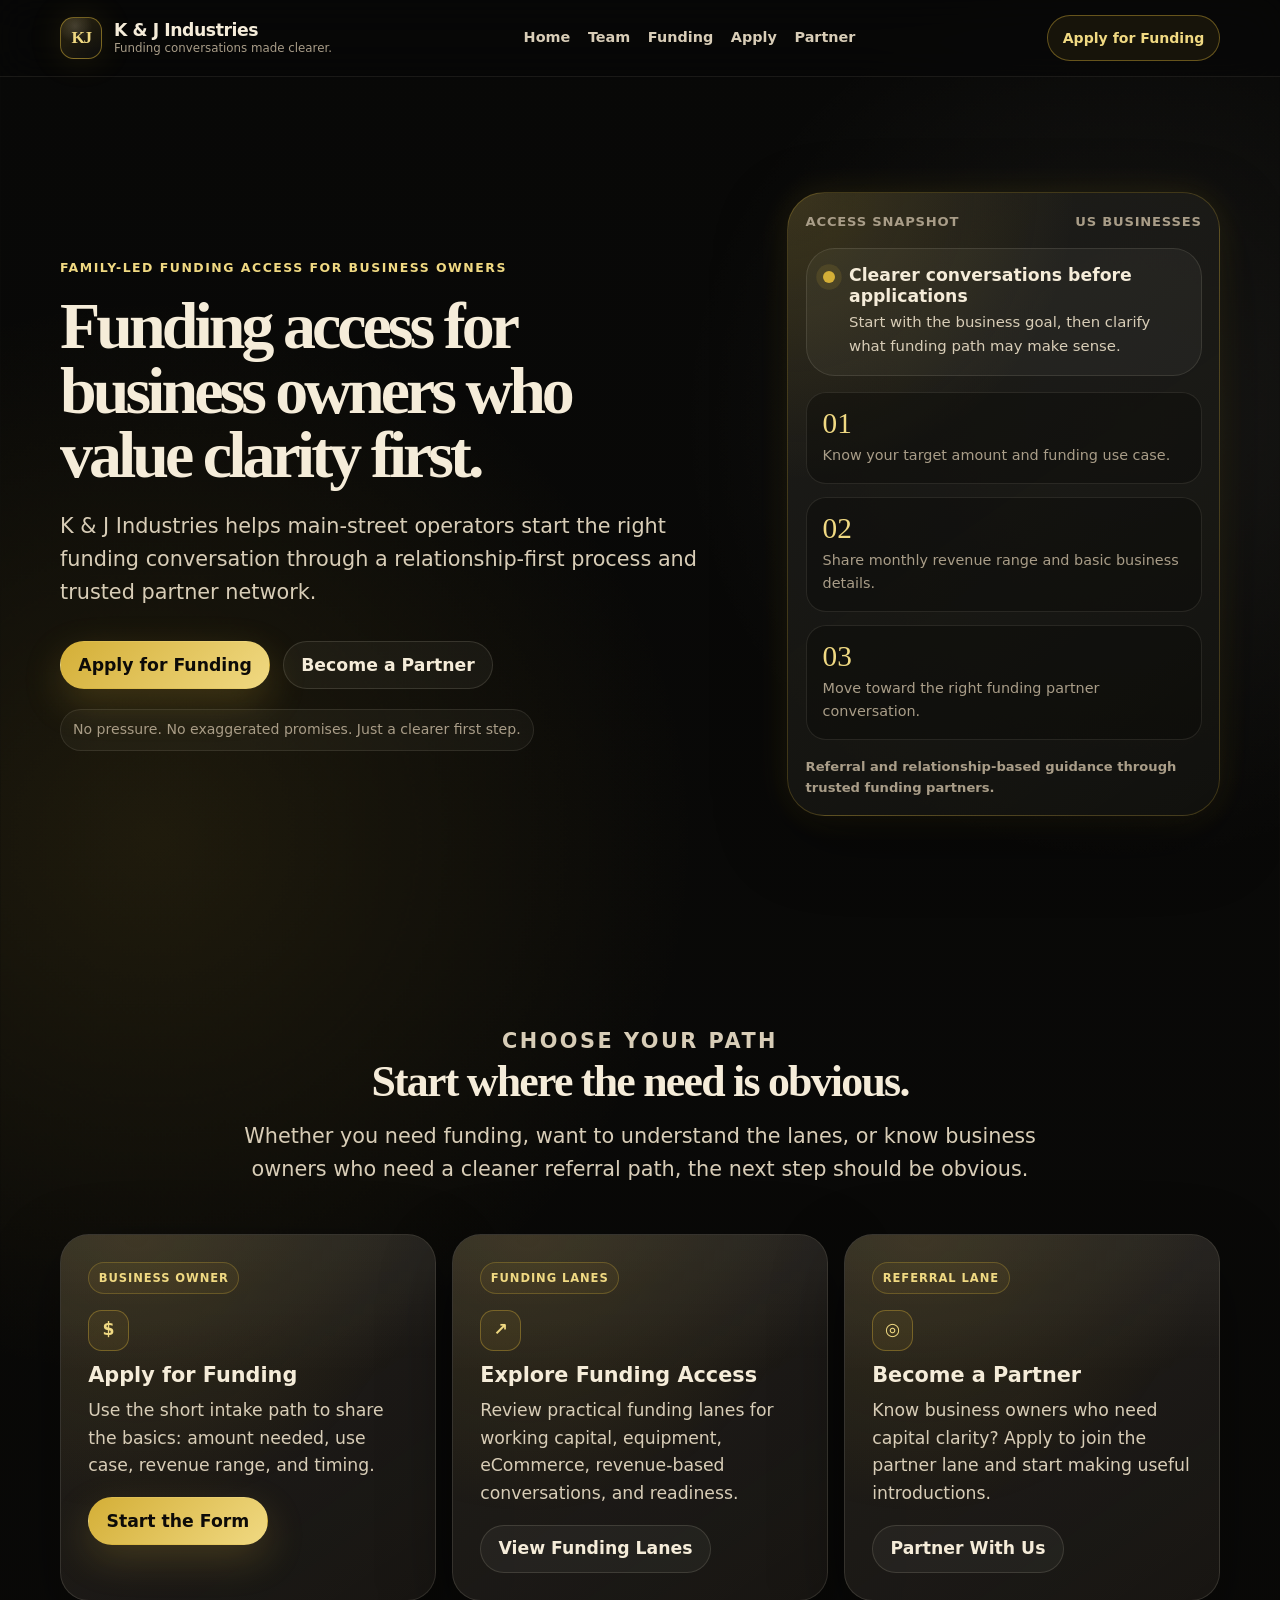
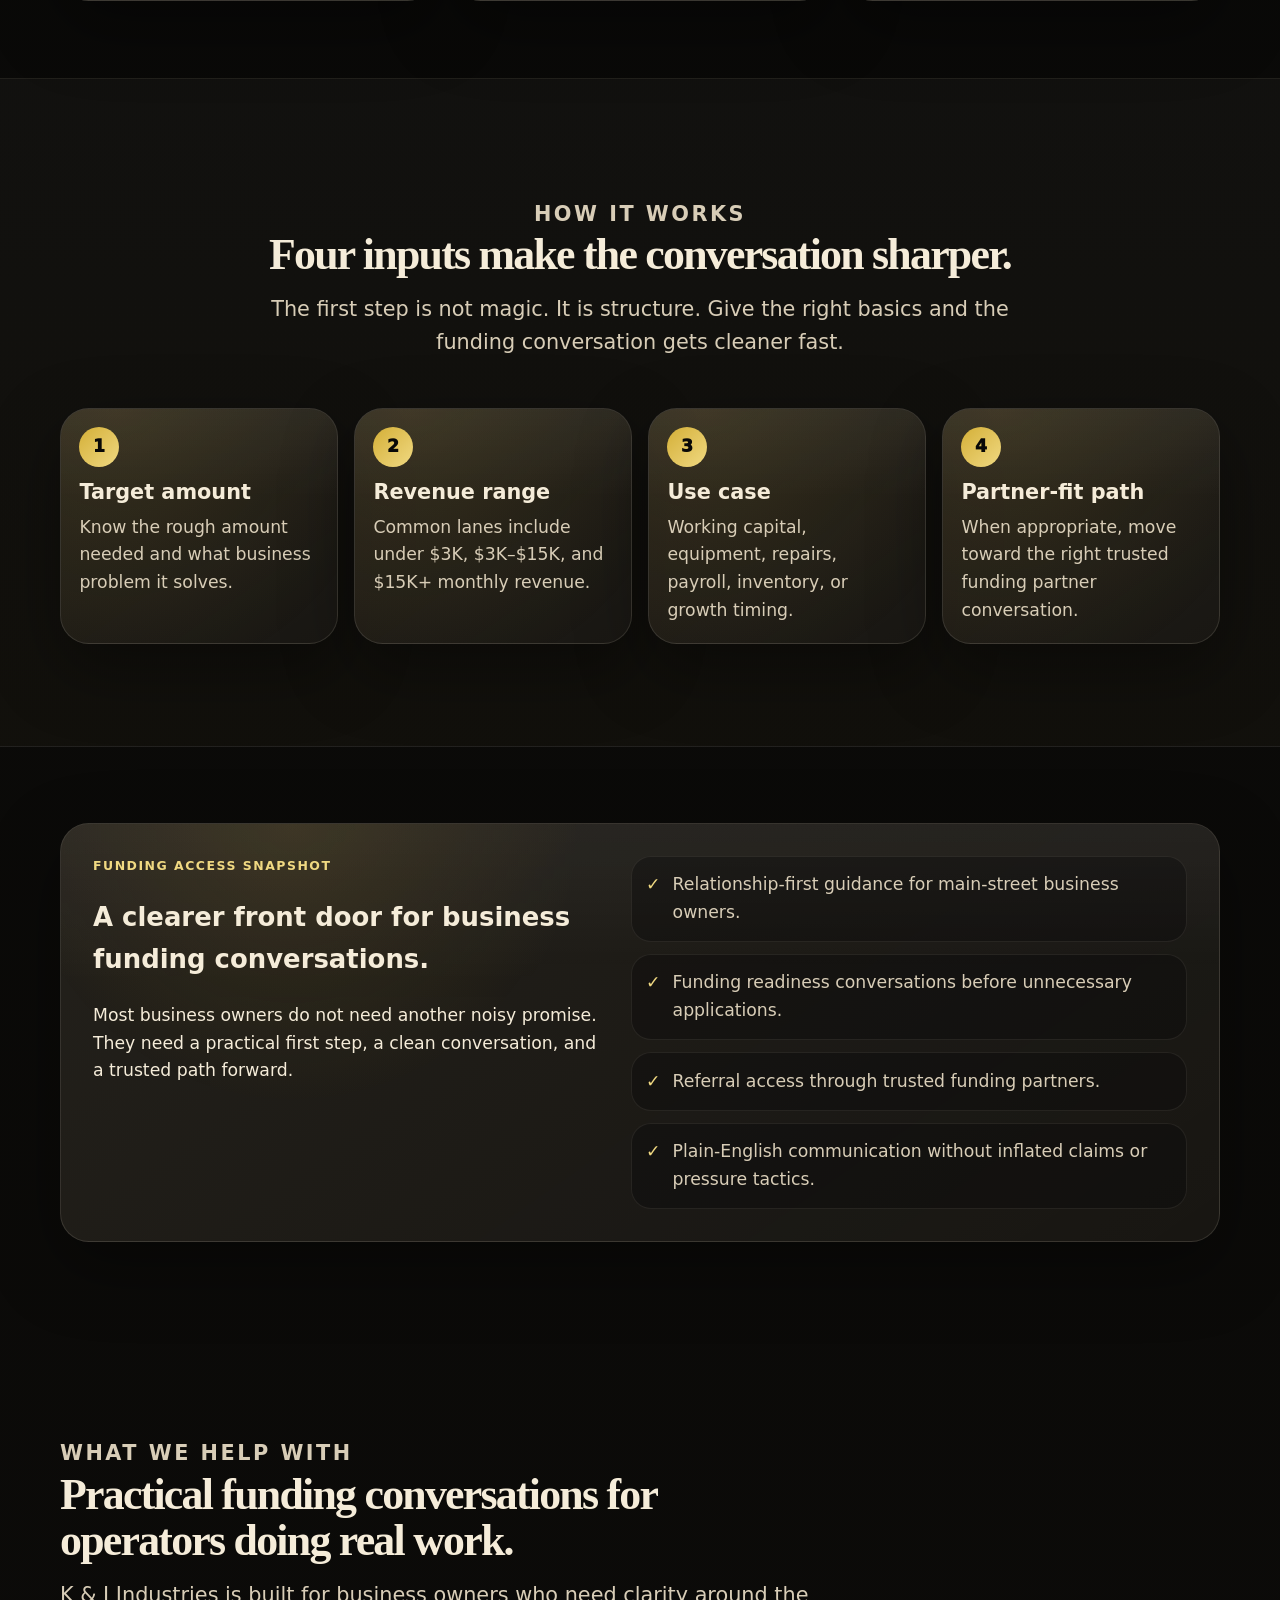
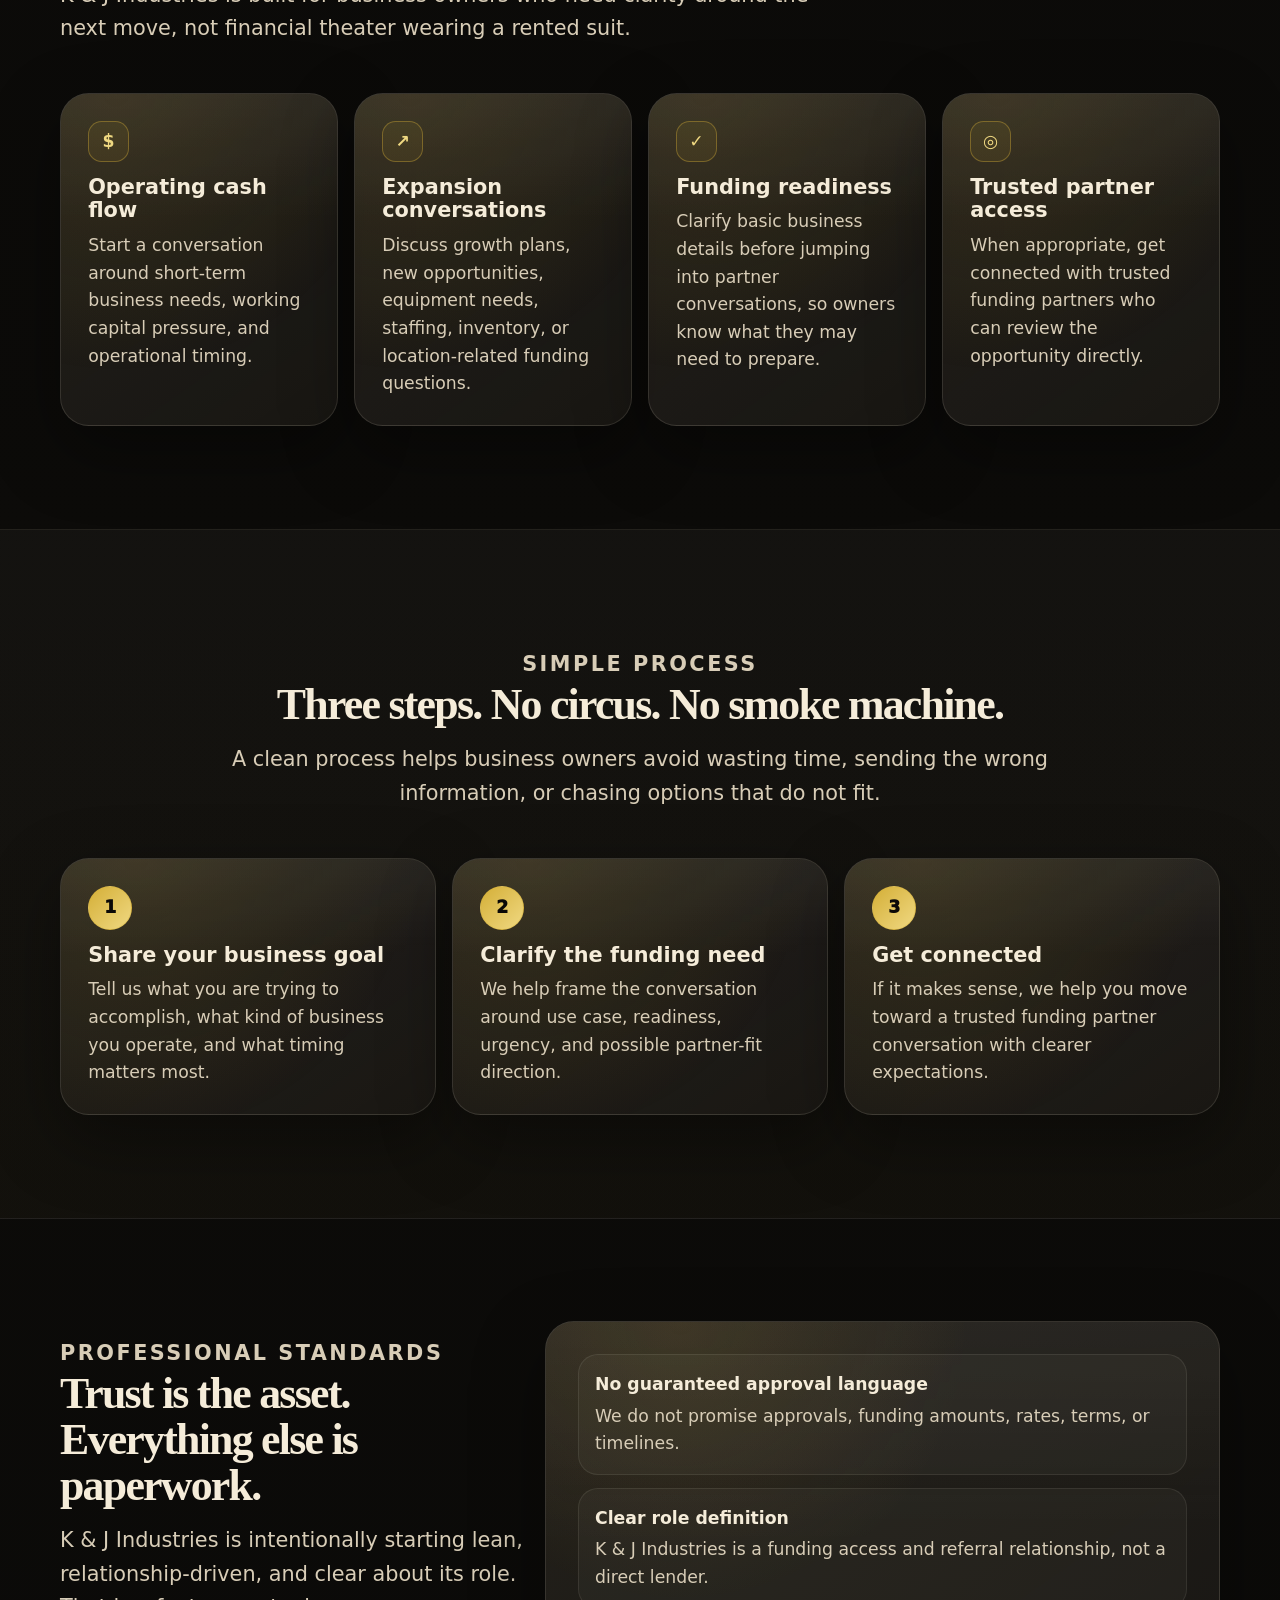
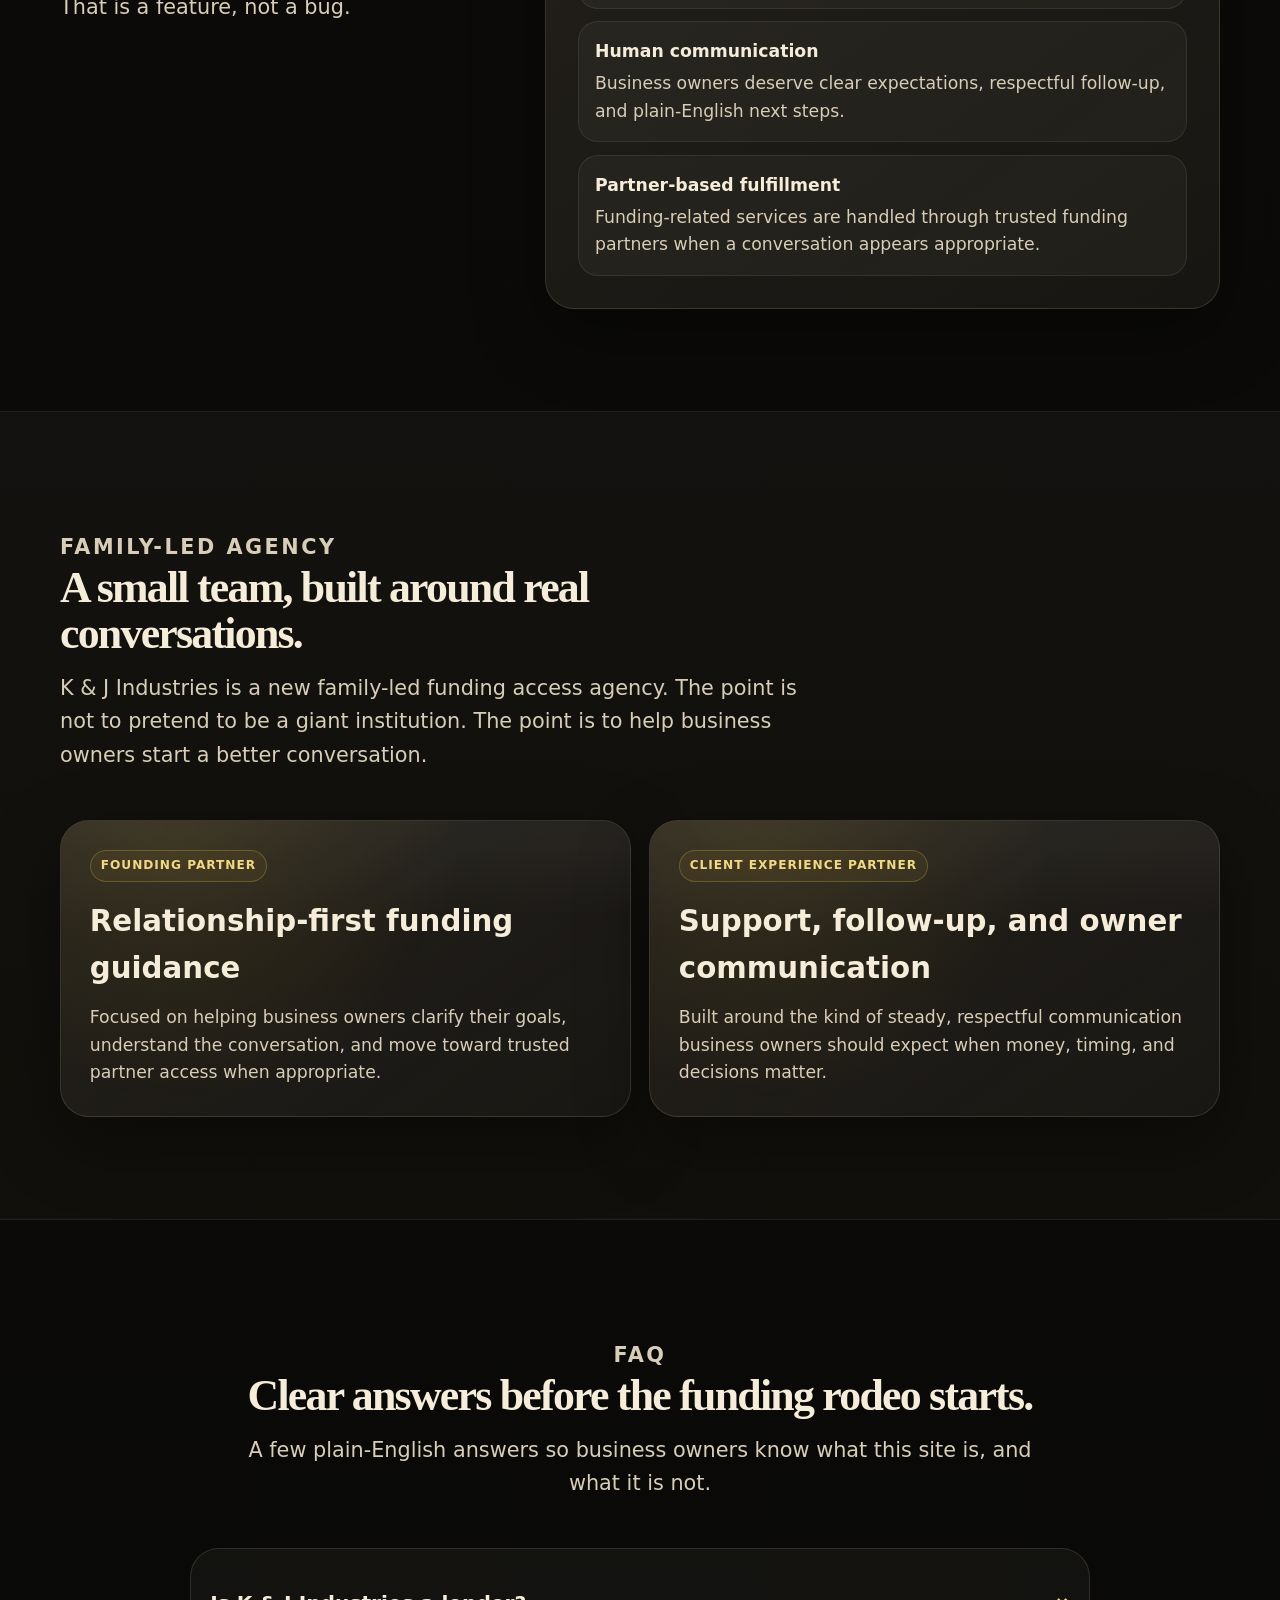
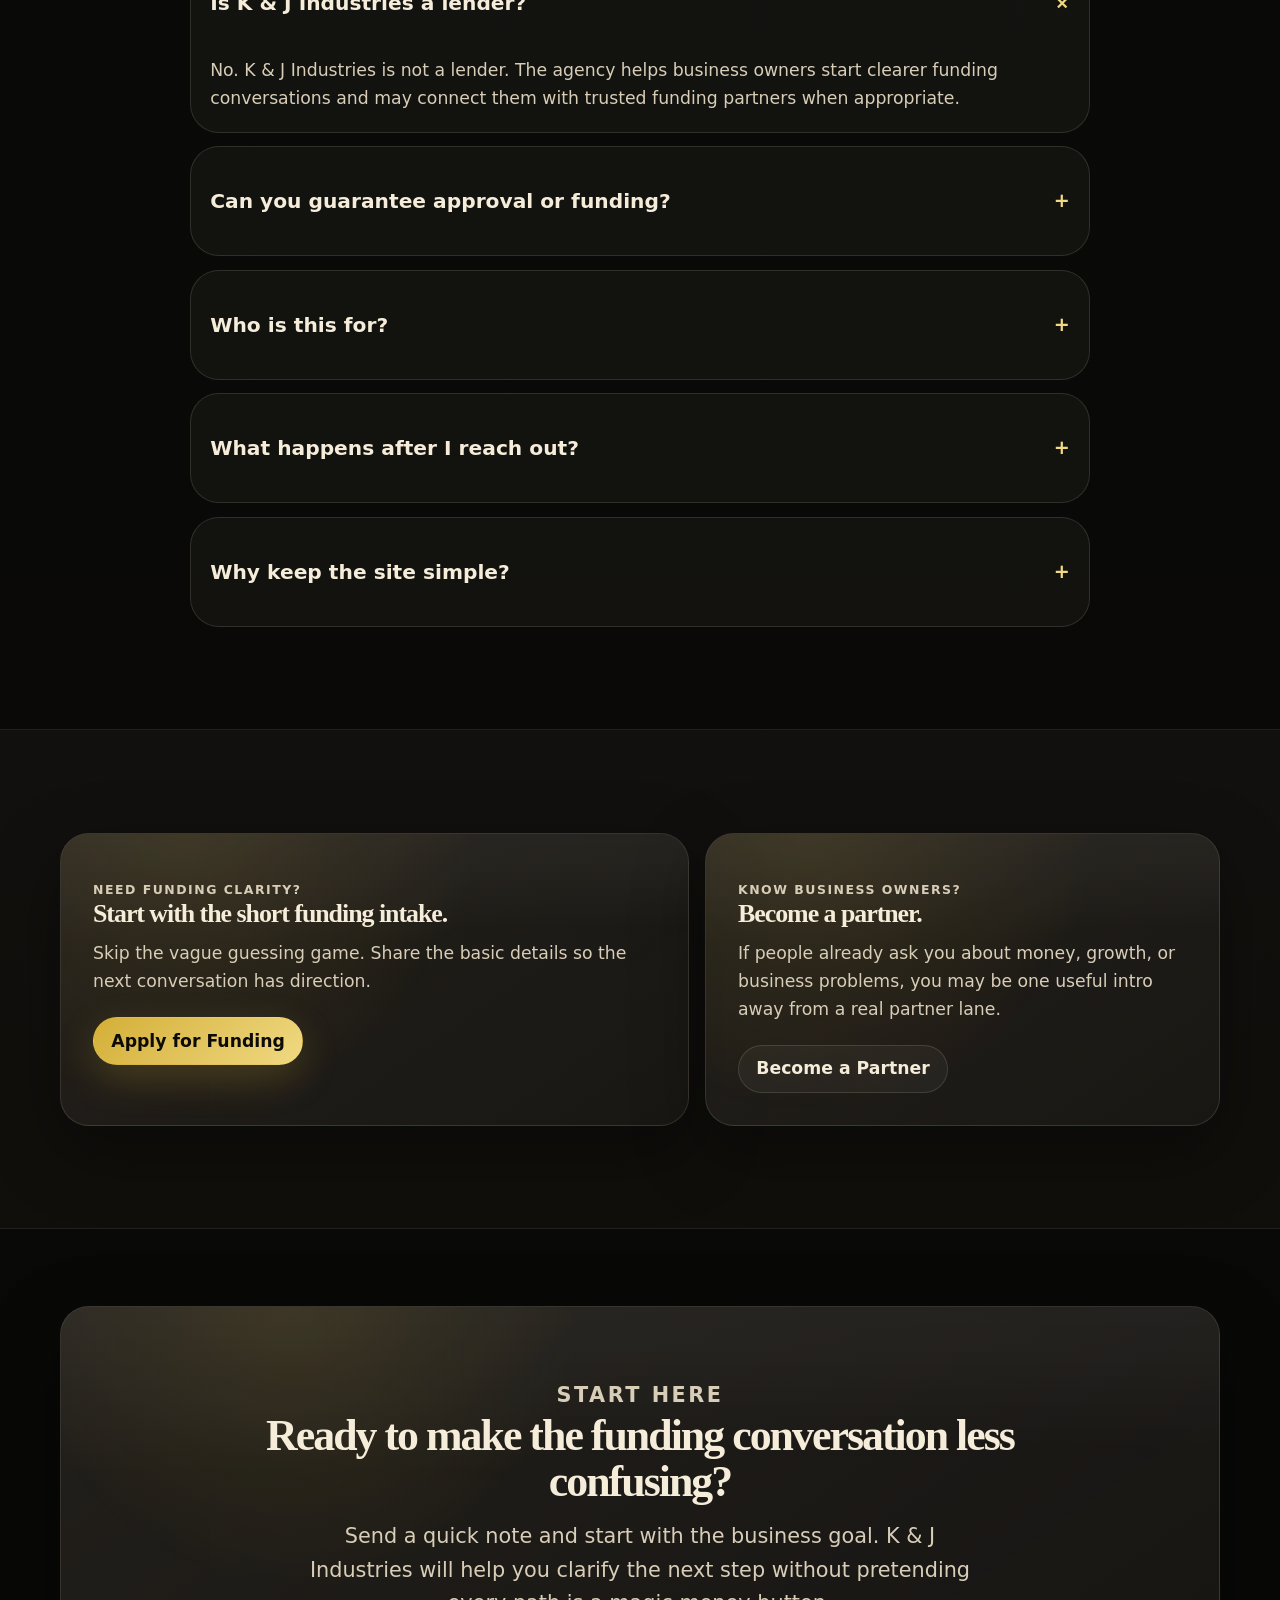
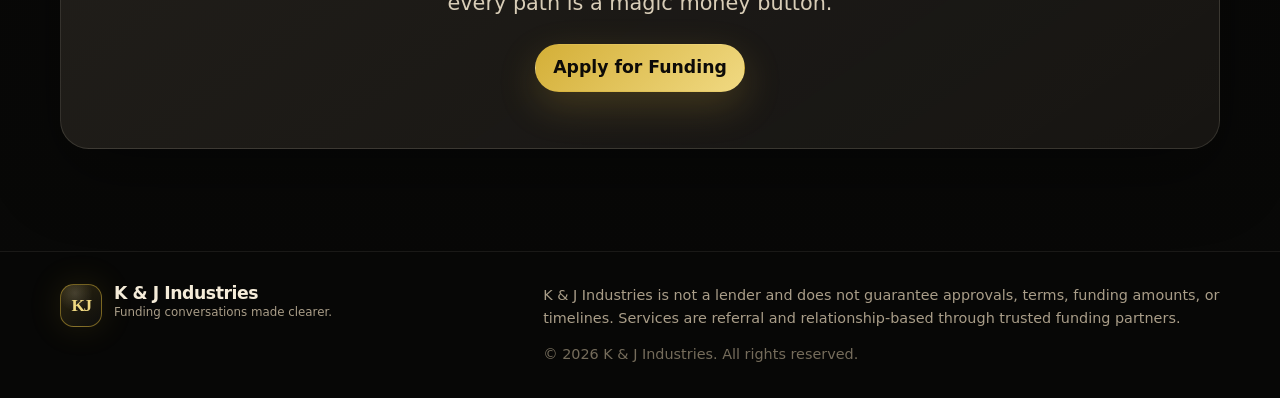
<file: index.html>
<!doctype html>
<html lang="en">
<head>
  <meta charset="utf-8" />
  <meta name="viewport" content="width=device-width, initial-scale=1" />

  <title>K & J Industries | Funding Conversations Made Clearer</title>
  <meta name="description" content="K & J Industries helps main-street business owners start clearer funding conversations through a relationship-first process and trusted funding partners." />
  <meta name="robots" content="index,follow" />
  <link rel="canonical" href="https://kjindustriesfunding.com/" />

  <meta property="og:title" content="K & J Industries | Funding Conversations Made Clearer" />
  <meta property="og:description" content="Family-led funding access for business owners who value clarity first." />
  <meta property="og:type" content="website" />
  <meta property="og:url" content="https://kjindustriesfunding.com/" />
  <meta property="og:image" content="https://kjindustriesfunding.com/og-image.jpg" />

  <meta name="theme-color" content="#080807" />

  <link rel="stylesheet" href="css/tokens.css" />
  <link rel="stylesheet" href="css/components.css" />
  <link rel="stylesheet" href="css/styles.css" />
  <link rel="stylesheet" href="css/pages.css" />
  <link rel="stylesheet" href="css/motion.css?v=1" />
</head>

<body>
  <a class="skip-link" href="#main">Skip to content</a>

  <div class="site-shell">
    <header class="site-header" data-site-header>
      <div class="container header-inner">
        <a class="brand-lockup" href="index.html" aria-label="K & J Industries home">
          <span class="brand-mark" aria-hidden="true">KJ</span>
          <span class="brand-copy">
            <span class="brand-name" data-brand-name>K &amp; J Industries</span>
            <span class="brand-tagline" data-brand-tagline>Funding conversations made clearer.</span>
          </span>
        </a>

        <button class="nav-toggle" type="button" aria-expanded="false" aria-controls="primary-nav">
          <span class="sr-only">Toggle navigation</span>
          <span aria-hidden="true"></span>
          <span aria-hidden="true"></span>
          <span aria-hidden="true"></span>
        </button>

        <nav class="primary-nav" id="primary-nav" aria-label="Primary navigation">
          <a href="index.html">Home</a>
          <a href="team.html">Team</a>
          <a href="funding.html">Funding</a>
          <a href="apply.html">Apply</a>
          <a href="partner.html">Partner</a>
        </nav>

        <a class="header-cta" href="apply.html">Apply for Funding</a>
      </div>
    </header>

    <main id="main">
      <section id="top" class="hero section" aria-labelledby="hero-title">
        <div class="hero-bg" aria-hidden="true">
          <span class="orb orb-one"></span>
          <span class="orb orb-two"></span>
          <span class="grid-glow"></span>
        </div>

        <div class="container hero-grid">
          <div class="hero-copy reveal">
            <p class="eyebrow" data-hero-eyebrow>Family-led funding access for business owners</p>
            <h1 id="hero-title" data-hero-title>Funding access for business owners who value clarity first.</h1>
            <p class="hero-subtitle" data-hero-subtitle>K &amp; J Industries helps main-street operators start the right funding conversation through a relationship-first process and trusted partner network.</p>

            <div class="hero-actions">
              <a class="button button-primary" href="apply.html">Apply for Funding</a>
              <a class="button button-secondary" href="partner.html">Become a Partner</a>
            </div>

            <div class="hero-note" data-hero-note>No pressure. No exaggerated promises. Just a clearer first step.</div>
          </div>

          <aside class="hero-panel reveal" aria-label="Funding access snapshot">
            <div class="panel-topline"><span>Access snapshot</span><span>US businesses</span></div>
            <div class="signal-card">
              <span class="signal-dot" aria-hidden="true"></span>
              <div><strong>Clearer conversations before applications</strong><p>Start with the business goal, then clarify what funding path may make sense.</p></div>
            </div>
            <div class="metric-grid" data-snapshot-metrics></div>
            <div class="panel-footer"><p>Referral and relationship-based guidance through trusted funding partners.</p></div>
          </aside>
        </div>
      </section>

      <section class="section section-tight" aria-labelledby="path-title">
        <div class="container">
          <div class="section-heading center reveal">
            <p class="eyebrow">Choose your path</p>
            <h2 id="path-title">Start where the need is obvious.</h2>
            <p>Whether you need funding, want to understand the lanes, or know business owners who need a cleaner referral path, the next step should be obvious.</p>
          </div>
          <div class="bento-grid">
            <article class="card bento-card funding-card reveal">
              <span class="mini-label">Business owner</span>
              <span class="icon-badge" aria-hidden="true">$</span>
              <h3>Apply for Funding</h3>
              <p>Use the short intake path to share the basics: amount needed, use case, revenue range, and timing.</p>
              <a class="button button-primary" href="apply.html" style="margin-top:1.1rem;">Start the Form</a>
            </article>
            <article class="card bento-card funding-card reveal">
              <span class="mini-label">Funding lanes</span>
              <span class="icon-badge" aria-hidden="true">↗</span>
              <h3>Explore Funding Access</h3>
              <p>Review practical funding lanes for working capital, equipment, eCommerce, revenue-based conversations, and readiness.</p>
              <a class="button button-secondary" href="funding.html" style="margin-top:1.1rem;">View Funding Lanes</a>
            </article>
            <article class="card bento-card funding-card reveal">
              <span class="mini-label">Referral lane</span>
              <span class="icon-badge" aria-hidden="true">◎</span>
              <h3>Become a Partner</h3>
              <p>Know business owners who need capital clarity? Apply to join the partner lane and start making useful introductions.</p>
              <a class="button button-secondary" href="partner.html" style="margin-top:1.1rem;">Partner With Us</a>
            </article>
          </div>
        </div>
      </section>

      <section class="section section-muted" aria-labelledby="how-title">
        <div class="container">
          <div class="section-heading center reveal">
            <p class="eyebrow">How it works</p>
            <h2 id="how-title">Four inputs make the conversation sharper.</h2>
            <p>The first step is not magic. It is structure. Give the right basics and the funding conversation gets cleaner fast.</p>
          </div>
          <div class="flow-grid">
            <article class="card flow-step reveal"><span class="flow-step-number">1</span><h3>Target amount</h3><p>Know the rough amount needed and what business problem it solves.</p></article>
            <article class="card flow-step reveal"><span class="flow-step-number">2</span><h3>Revenue range</h3><p>Common lanes include under $3K, $3K–$15K, and $15K+ monthly revenue.</p></article>
            <article class="card flow-step reveal"><span class="flow-step-number">3</span><h3>Use case</h3><p>Working capital, equipment, repairs, payroll, inventory, or growth timing.</p></article>
            <article class="card flow-step reveal"><span class="flow-step-number">4</span><h3>Partner-fit path</h3><p>When appropriate, move toward the right trusted funding partner conversation.</p></article>
          </div>
        </div>
      </section>

      <section id="snapshot" class="section section-tight"><div class="container" data-render="snapshot"></div></section>
      <section id="services" class="section"><div class="container" data-render="services"></div></section>
      <section id="process" class="section section-muted"><div class="container" data-render="process"></div></section>
      <section id="standards" class="section"><div class="container" data-render="standards"></div></section>
      <section id="family-led" class="section section-muted"><div class="container" data-render="family"></div></section>
      <section id="faq" class="section"><div class="container" data-render="faq"></div></section>

      <section class="section section-muted" aria-labelledby="partner-teaser-title">
        <div class="container cta-lane-grid">
          <article class="card cta-lane reveal">
            <p class="eyebrow">Need funding clarity?</p>
            <h2 id="partner-teaser-title">Start with the short funding intake.</h2>
            <p>Skip the vague guessing game. Share the basic details so the next conversation has direction.</p>
            <a class="button button-primary" href="apply.html" style="margin-top:1.35rem;">Apply for Funding</a>
          </article>
          <article class="card cta-lane reveal">
            <p class="eyebrow">Know business owners?</p>
            <h2>Become a partner.</h2>
            <p>If people already ask you about money, growth, or business problems, you may be one useful intro away from a real partner lane.</p>
            <a class="button button-secondary" href="partner.html" style="margin-top:1.35rem;">Become a Partner</a>
          </article>
        </div>
      </section>

      <section id="final-cta" class="section final-cta-section"><div class="container" data-render="finalCta"></div></section>
    </main>

    <footer class="site-footer">
      <div class="container footer-grid">
        <div>
          <a class="brand-lockup footer-brand" href="index.html" aria-label="K & J Industries home">
            <span class="brand-mark" aria-hidden="true">KJ</span>
            <span class="brand-copy"><span class="brand-name" data-brand-name>K &amp; J Industries</span><span class="brand-tagline" data-brand-tagline>Funding conversations made clearer.</span></span>
          </a>
        </div>
        <div class="footer-copy">
          <p data-footer-disclaimer>K &amp; J Industries is not a lender and does not guarantee approvals, terms, funding amounts, or timelines. Services are referral and relationship-based through trusted funding partners.</p>
          <p class="footer-meta">© <span data-current-year></span> K &amp; J Industries. All rights reserved.</p>
        </div>
      </div>
    </footer>
  </div>

  <script src="js/store.js" defer></script>
  <script src="js/render.js" defer></script>
  <script src="js/main.js?v=2" defer></script>
  <script src="js/effects.js?v=1" defer></script>
</body>
</html>
</file>
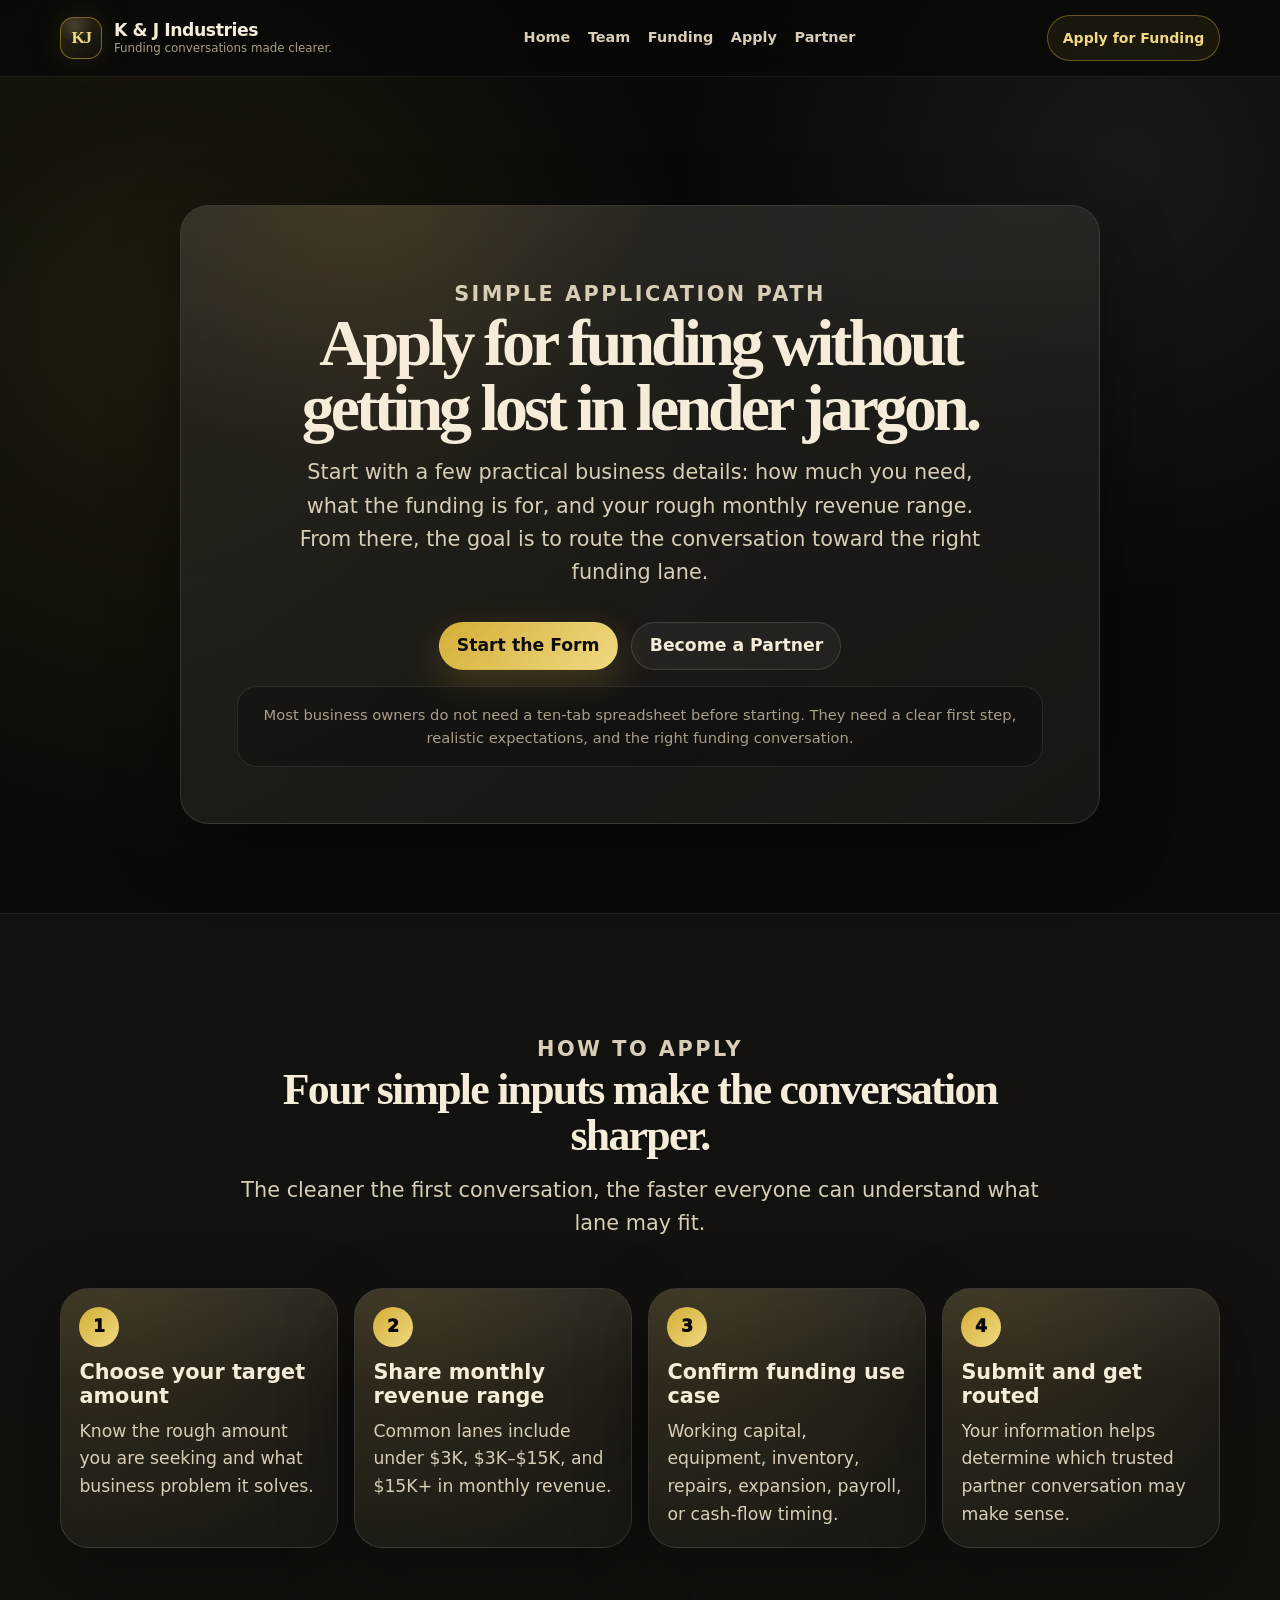
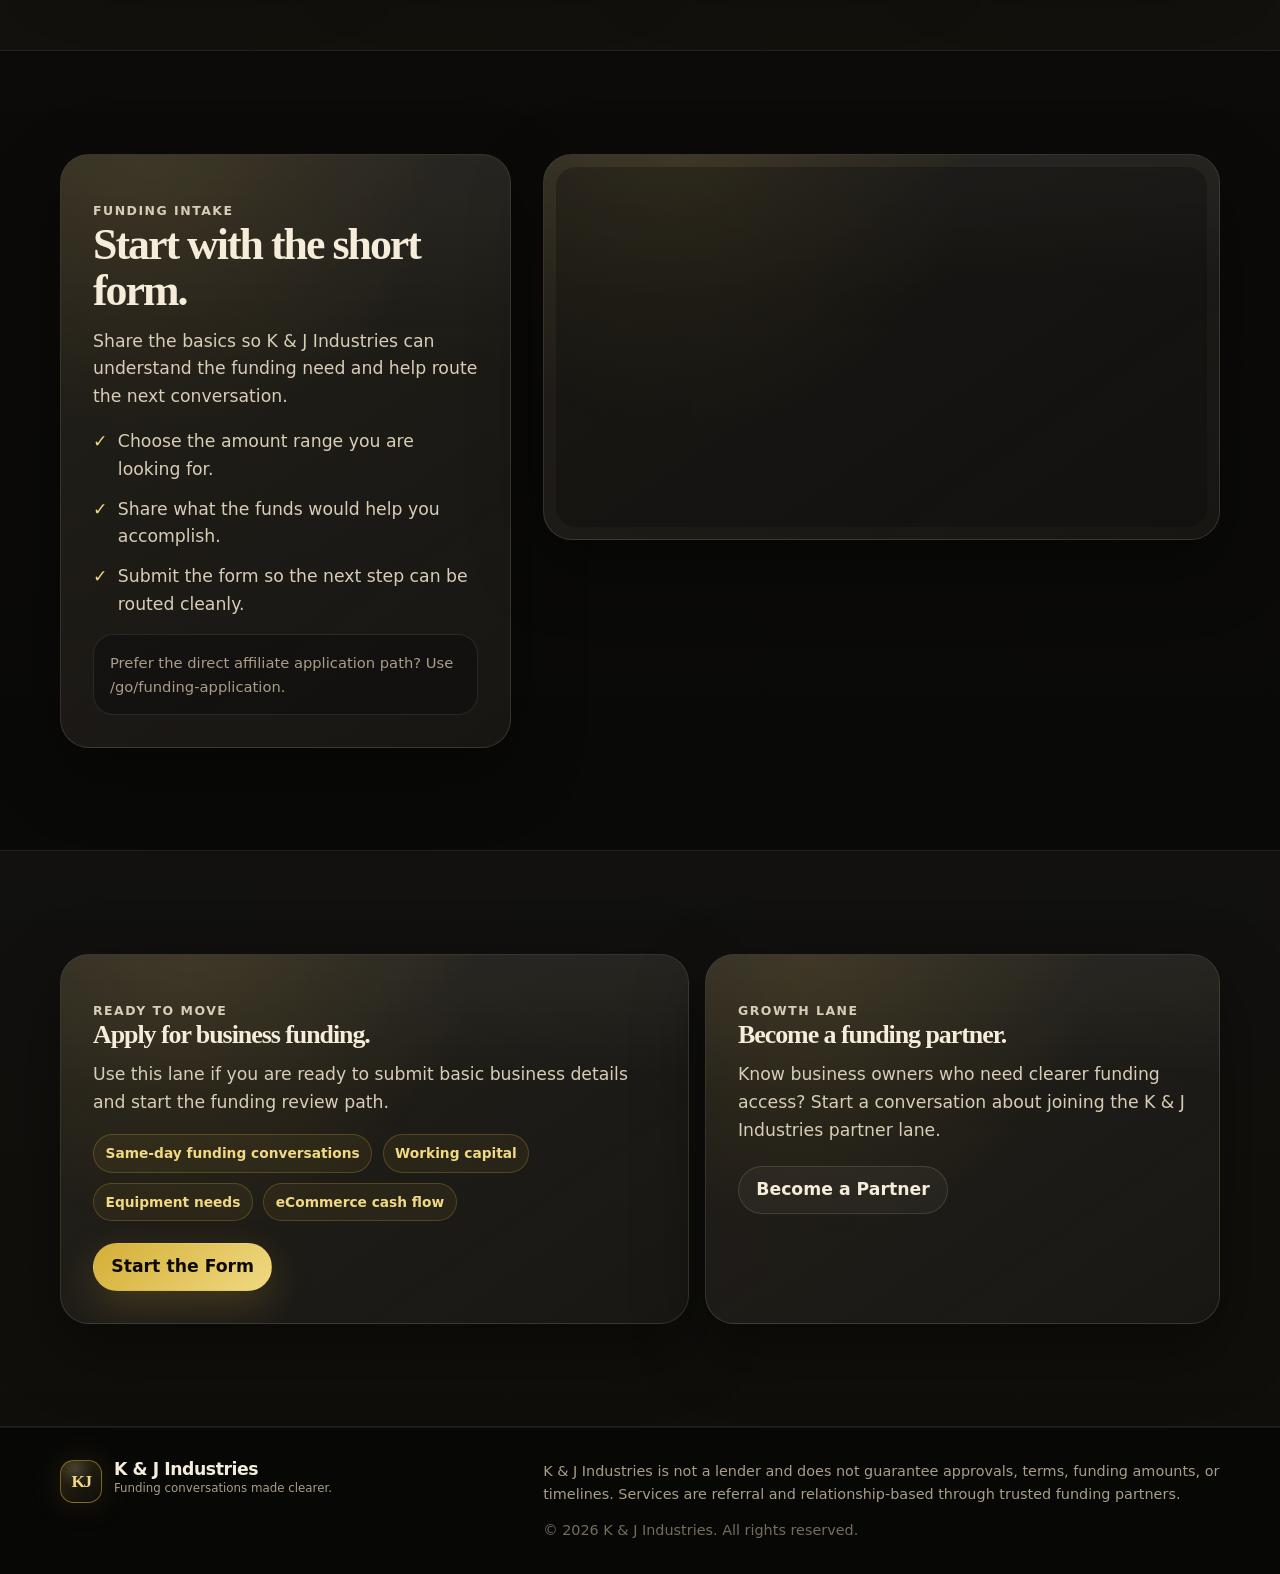
<file: apply.html>
<!doctype html>
<html lang="en">
<head>
  <meta charset="utf-8" />
  <meta name="viewport" content="width=device-width, initial-scale=1" />
  <title>Apply | K & J Industries</title>
  <meta name="description" content="Start a simple funding application with K & J Industries and get routed toward the right funding conversation through trusted partners." />
  <meta name="robots" content="index,follow" />
  <link rel="canonical" href="https://kjindustriesfunding.com/apply" />
  <meta property="og:title" content="Apply | K & J Industries" />
  <meta property="og:description" content="Start a simple funding application with K & J Industries." />
  <meta property="og:type" content="website" />
  <meta property="og:url" content="https://kjindustriesfunding.com/apply" />
  <meta property="og:image" content="https://kjindustriesfunding.com/og-image.jpg" />
  <meta name="theme-color" content="#080807" />
  <link rel="stylesheet" href="css/tokens.css" />
  <link rel="stylesheet" href="css/components.css" />
  <link rel="stylesheet" href="css/styles.css" />
  <link rel="stylesheet" href="css/pages.css" />
  <link rel="stylesheet" href="css/motion.css?v=1" />
</head>
<body>
  <a class="skip-link" href="#main">Skip to content</a>
  <div class="site-shell">
    <header class="site-header" data-site-header>
      <div class="container header-inner">
        <a class="brand-lockup" href="index.html" aria-label="K & J Industries home"><span class="brand-mark" aria-hidden="true">KJ</span><span class="brand-copy"><span class="brand-name">K &amp; J Industries</span><span class="brand-tagline">Funding conversations made clearer.</span></span></a>
        <button class="nav-toggle" type="button" aria-expanded="false" aria-controls="primary-nav"><span class="sr-only">Toggle navigation</span><span aria-hidden="true"></span><span aria-hidden="true"></span><span aria-hidden="true"></span></button>
        <nav class="primary-nav" id="primary-nav" aria-label="Primary navigation"><a href="index.html">Home</a><a href="team.html">Team</a><a href="funding.html">Funding</a><a href="apply.html">Apply</a><a href="partner.html">Partner</a></nav>
        <a class="header-cta" href="#funding-form">Apply for Funding</a>
      </div>
    </header>

    <main id="main">
      <section class="section page-hero" aria-labelledby="apply-title">
        <div class="hero-bg" aria-hidden="true"><span class="orb orb-one"></span><span class="orb orb-two"></span><span class="grid-glow"></span></div>
        <div class="container"><div class="card apply-panel reveal"><p class="page-kicker">Simple application path</p><h1 id="apply-title">Apply for funding without getting lost in lender jargon.</h1><p>Start with a few practical business details: how much you need, what the funding is for, and your rough monthly revenue range. From there, the goal is to route the conversation toward the right funding lane.</p><div class="page-actions" style="justify-content:center;"><a class="button button-primary" href="#funding-form">Start the Form</a><a class="button button-secondary" href="partner.html">Become a Partner</a></div><div class="notice-card">Most business owners do not need a ten-tab spreadsheet before starting. They need a clear first step, realistic expectations, and the right funding conversation.</div></div></div>
      </section>

      <section class="section section-muted"><div class="container"><div class="section-heading center reveal"><p class="eyebrow">How to apply</p><h2>Four simple inputs make the conversation sharper.</h2><p>The cleaner the first conversation, the faster everyone can understand what lane may fit.</p></div><div class="flow-grid"><article class="card flow-step reveal"><span class="flow-step-number">1</span><h3>Choose your target amount</h3><p>Know the rough amount you are seeking and what business problem it solves.</p></article><article class="card flow-step reveal"><span class="flow-step-number">2</span><h3>Share monthly revenue range</h3><p>Common lanes include under $3K, $3K–$15K, and $15K+ in monthly revenue.</p></article><article class="card flow-step reveal"><span class="flow-step-number">3</span><h3>Confirm funding use case</h3><p>Working capital, equipment, inventory, repairs, expansion, payroll, or cash-flow timing.</p></article><article class="card flow-step reveal"><span class="flow-step-number">4</span><h3>Submit and get routed</h3><p>Your information helps determine which trusted partner conversation may make sense.</p></article></div></div></section>

      <section id="funding-form" class="section"><div class="container form-split"><article class="card form-copy-card reveal"><p class="eyebrow">Funding intake</p><h2>Start with the short form.</h2><p>Share the basics so K &amp; J Industries can understand the funding need and help route the next conversation.</p><ul class="inline-list"><li><span class="check">✓</span><span>Choose the amount range you are looking for.</span></li><li><span class="check">✓</span><span>Share what the funds would help you accomplish.</span></li><li><span class="check">✓</span><span>Submit the form so the next step can be routed cleanly.</span></li></ul><div class="notice-card">Prefer the direct affiliate application path? Use <a href="/go/funding-application">/go/funding-application</a>.</div></article><div class="card tally-embed-card reveal"><iframe data-tally-src="https://tally.so/embed/w4R2Ad?alignLeft=1&hideTitle=1&transparentBackground=1&dynamicHeight=1" loading="lazy" width="100%" height="360" frameborder="0" marginheight="0" marginwidth="0" title="Funding for ANY Reason"></iframe></div></div></section>

      <section class="section section-muted"><div class="container cta-lane-grid"><article class="card cta-lane reveal"><p class="eyebrow">Ready to move</p><h2>Apply for business funding.</h2><p>Use this lane if you are ready to submit basic business details and start the funding review path.</p><div class="funding-chip-row"><span class="funding-chip">Same-day funding conversations</span><span class="funding-chip">Working capital</span><span class="funding-chip">Equipment needs</span><span class="funding-chip">eCommerce cash flow</span></div><a class="button button-primary" href="#funding-form" style="margin-top:1.35rem;">Start the Form</a></article><article class="card cta-lane reveal"><p class="eyebrow">Growth lane</p><h2>Become a funding partner.</h2><p>Know business owners who need clearer funding access? Start a conversation about joining the K &amp; J Industries partner lane.</p><a class="button button-secondary" href="partner.html" style="margin-top:1.35rem;">Become a Partner</a></article></div></section>
    </main>

    <footer class="site-footer"><div class="container footer-grid"><div><a class="brand-lockup footer-brand" href="index.html"><span class="brand-mark">KJ</span><span class="brand-copy"><span class="brand-name">K &amp; J Industries</span><span class="brand-tagline">Funding conversations made clearer.</span></span></a></div><div class="footer-copy"><p>K &amp; J Industries is not a lender and does not guarantee approvals, terms, funding amounts, or timelines. Services are referral and relationship-based through trusted funding partners.</p><p class="footer-meta">© <span data-current-year></span> K &amp; J Industries. All rights reserved.</p></div></div></footer>
  </div>
  <script src="js/main.js?v=2" defer></script>
  <script src="js/effects.js?v=1" defer></script>
  <script src="https://tally.so/widgets/embed.js" defer></script>
</body>
</html>
</file>
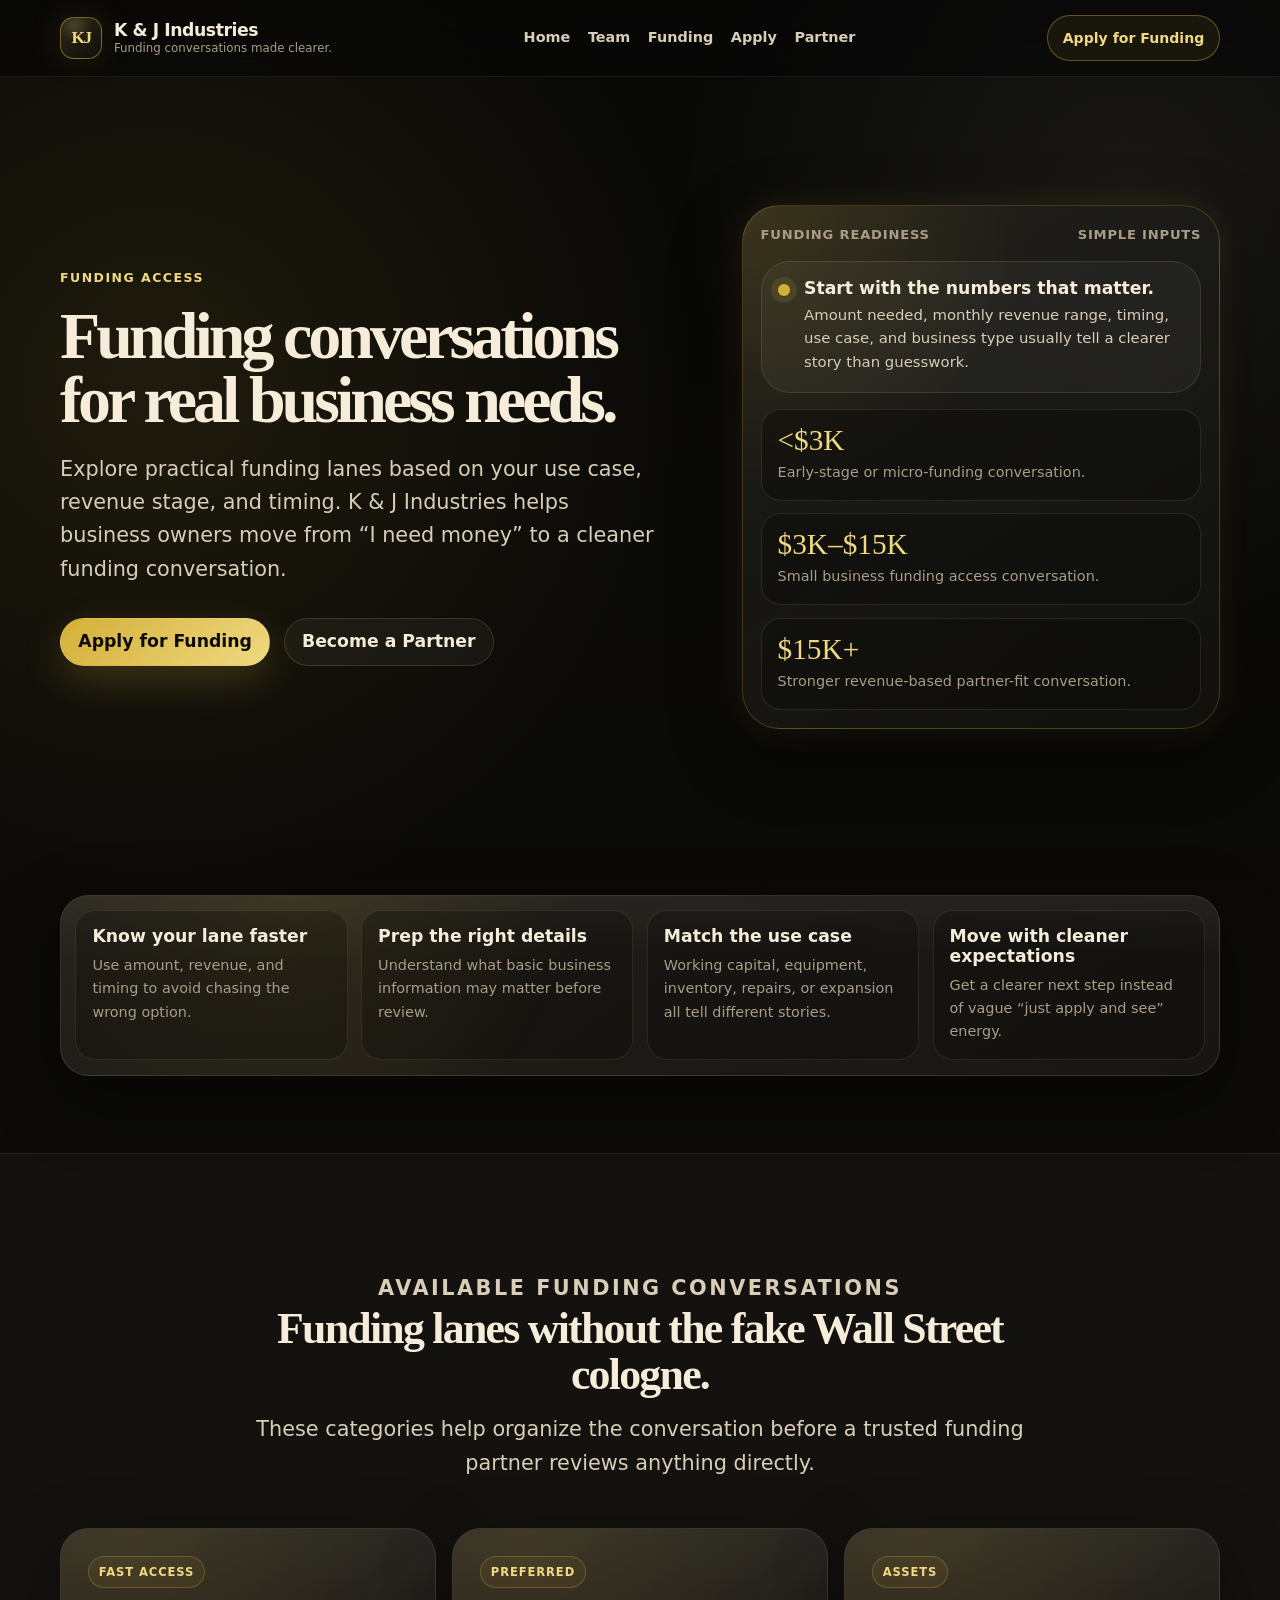
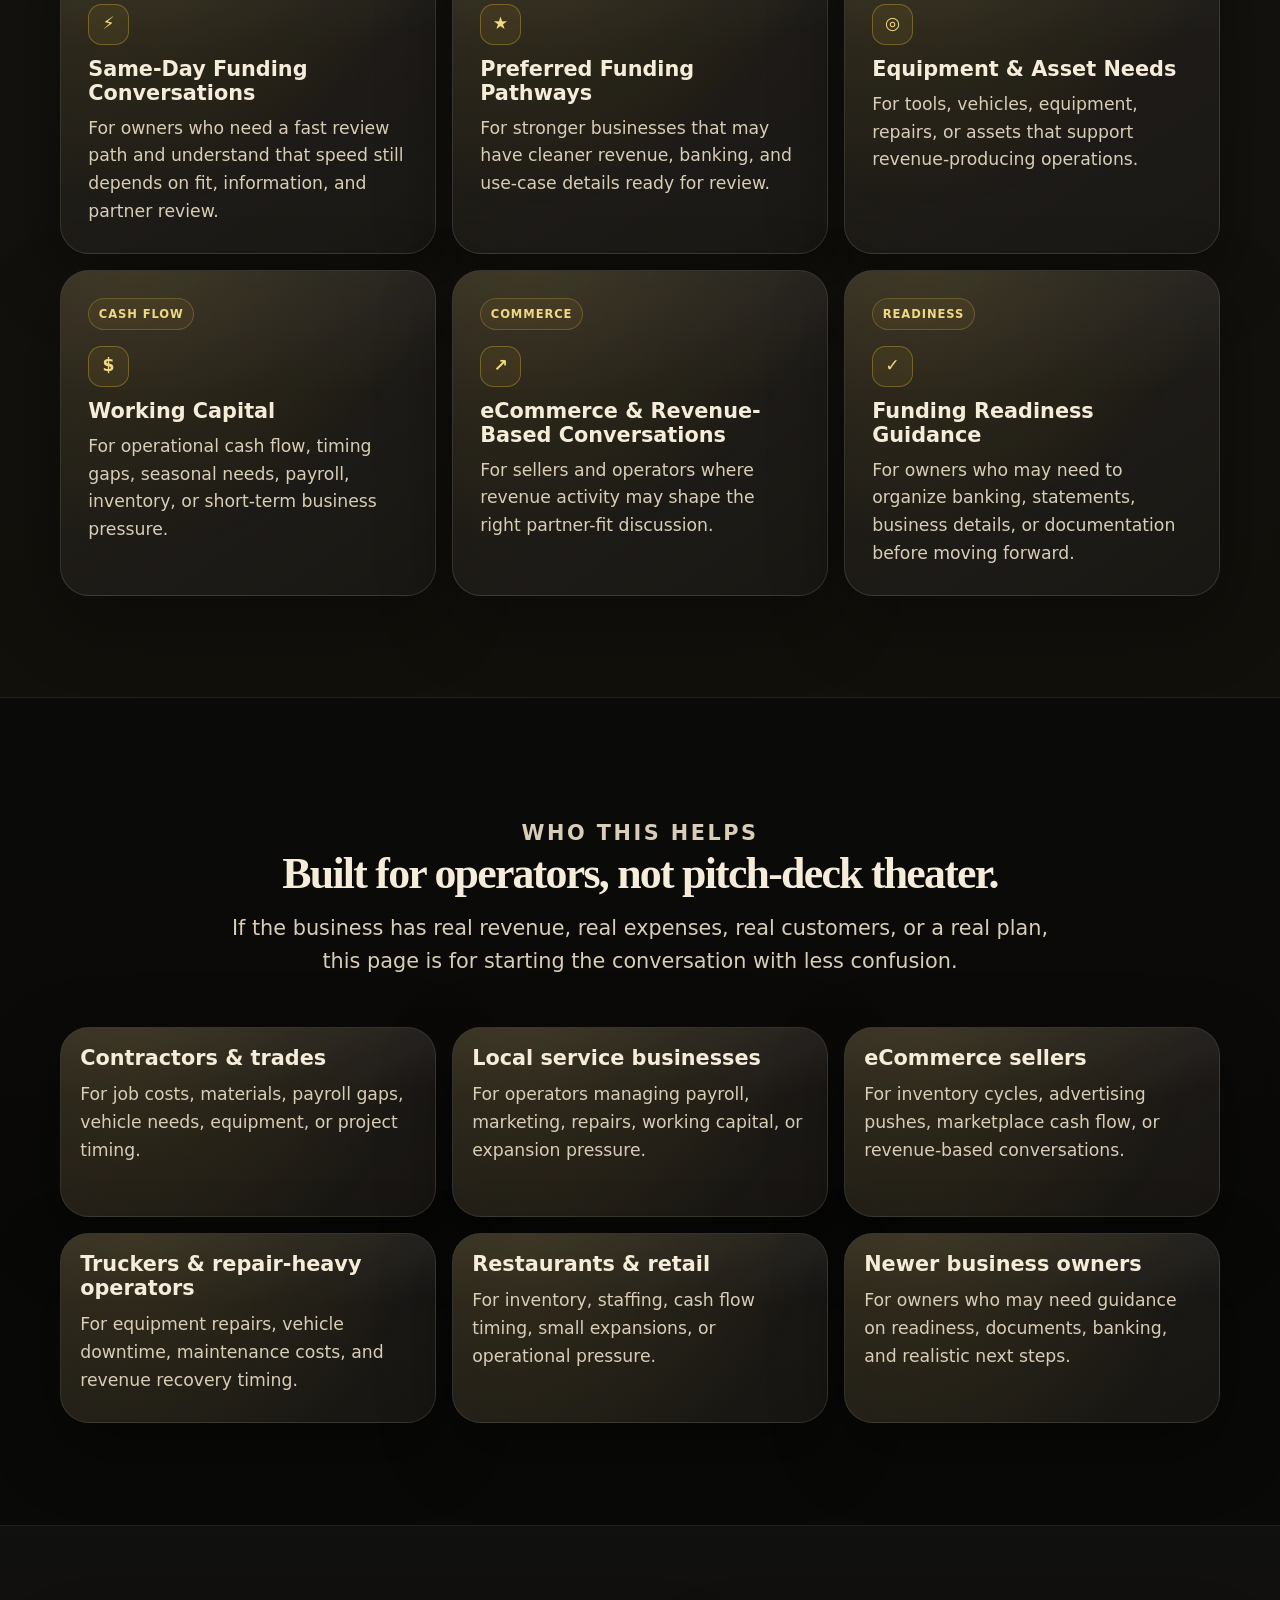
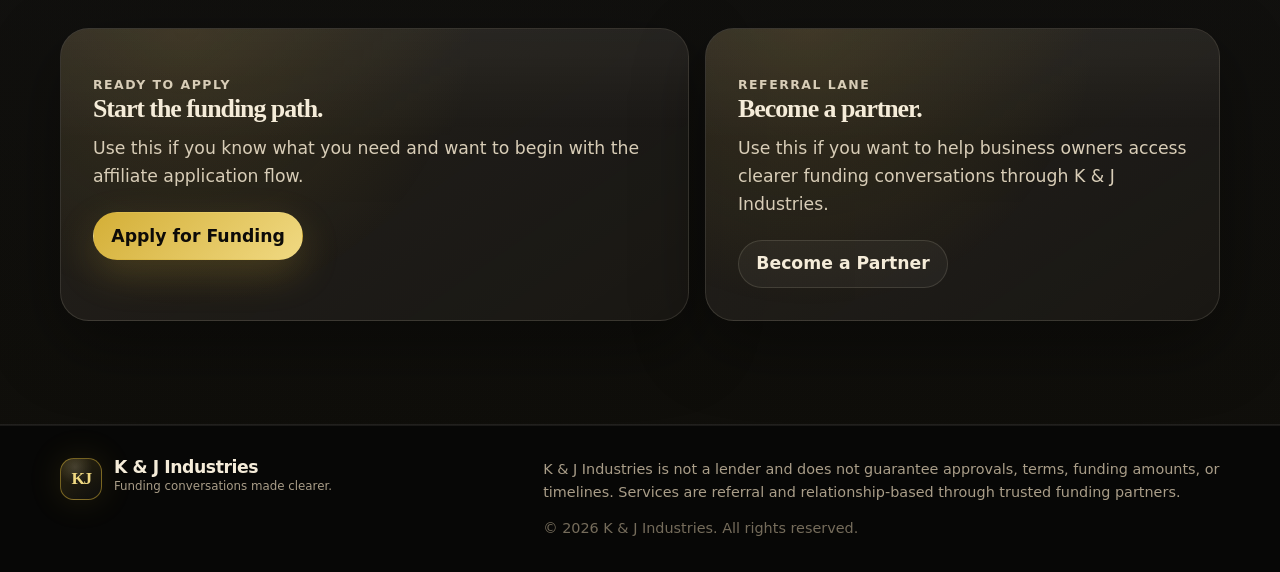
<file: funding.html>
<!doctype html>
<html lang="en">
<head>
  <meta charset="utf-8" />
  <meta name="viewport" content="width=device-width, initial-scale=1" />
  <title>Funding Access | K & J Industries</title>
  <meta name="description" content="Explore practical funding access conversations for contractors, service businesses, eCommerce operators, and main-street founders." />
  <meta name="robots" content="index,follow" />
  <link rel="canonical" href="https://kjindustriesfunding.com/funding" />
  <meta property="og:title" content="Funding Access | K & J Industries" />
  <meta property="og:description" content="Funding conversations for real business needs." />
  <meta property="og:type" content="website" />
  <meta property="og:url" content="https://kjindustriesfunding.com/funding" />
  <meta property="og:image" content="https://kjindustriesfunding.com/og-image.jpg" />
  <meta name="theme-color" content="#080807" />
  <link rel="stylesheet" href="css/tokens.css" />
  <link rel="stylesheet" href="css/components.css" />
  <link rel="stylesheet" href="css/styles.css" />
  <link rel="stylesheet" href="css/pages.css" />
  <link rel="stylesheet" href="css/motion.css?v=1" />
</head>
<body>
  <a class="skip-link" href="#main">Skip to content</a>
  <div class="site-shell">
    <header class="site-header" data-site-header>
      <div class="container header-inner">
        <a class="brand-lockup" href="index.html" aria-label="K & J Industries home"><span class="brand-mark" aria-hidden="true">KJ</span><span class="brand-copy"><span class="brand-name">K &amp; J Industries</span><span class="brand-tagline">Funding conversations made clearer.</span></span></a>
        <button class="nav-toggle" type="button" aria-expanded="false" aria-controls="primary-nav"><span class="sr-only">Toggle navigation</span><span aria-hidden="true"></span><span aria-hidden="true"></span><span aria-hidden="true"></span></button>
        <nav class="primary-nav" id="primary-nav" aria-label="Primary navigation"><a href="index.html">Home</a><a href="team.html">Team</a><a href="funding.html">Funding</a><a href="apply.html">Apply</a><a href="partner.html">Partner</a></nav>
        <a class="header-cta" href="apply.html">Apply for Funding</a>
      </div>
    </header>

    <main id="main">
      <section class="page-hero section" aria-labelledby="funding-title">
        <div class="hero-bg" aria-hidden="true"><span class="orb orb-one"></span><span class="orb orb-two"></span><span class="grid-glow"></span></div>
        <div class="container page-hero-grid">
          <div class="reveal"><p class="page-kicker">Funding access</p><h1 class="page-title" id="funding-title">Funding conversations for real business needs.</h1><p class="page-subtitle">Explore practical funding lanes based on your use case, revenue stage, and timing. K &amp; J Industries helps business owners move from “I need money” to a cleaner funding conversation.</p><div class="page-actions"><a class="button button-primary" href="apply.html">Apply for Funding</a><a class="button button-secondary" href="partner.html">Become a Partner</a></div></div>
          <aside class="hero-panel reveal" aria-label="Funding access snapshot"><div class="panel-topline"><span>Funding readiness</span><span>Simple inputs</span></div><div class="signal-card"><span class="signal-dot" aria-hidden="true"></span><div><strong>Start with the numbers that matter.</strong><p>Amount needed, monthly revenue range, timing, use case, and business type usually tell a clearer story than guesswork.</p></div></div><div class="metric-grid"><div class="metric-card"><span>&lt;$3K</span><p>Early-stage or micro-funding conversation.</p></div><div class="metric-card"><span>$3K–$15K</span><p>Small business funding access conversation.</p></div><div class="metric-card"><span>$15K+</span><p>Stronger revenue-based partner-fit conversation.</p></div></div></aside>
        </div>
      </section>

      <section class="section section-tight"><div class="container"><div class="card trust-strip reveal"><div class="trust-item"><strong>Know your lane faster</strong><span>Use amount, revenue, and timing to avoid chasing the wrong option.</span></div><div class="trust-item"><strong>Prep the right details</strong><span>Understand what basic business information may matter before review.</span></div><div class="trust-item"><strong>Match the use case</strong><span>Working capital, equipment, inventory, repairs, or expansion all tell different stories.</span></div><div class="trust-item"><strong>Move with cleaner expectations</strong><span>Get a clearer next step instead of vague “just apply and see” energy.</span></div></div></div></section>

      <section class="section section-muted"><div class="container"><div class="section-heading center reveal"><p class="eyebrow">Available funding conversations</p><h2>Funding lanes without the fake Wall Street cologne.</h2><p>These categories help organize the conversation before a trusted funding partner reviews anything directly.</p></div><div class="bento-grid"><article class="card bento-card funding-card reveal"><span class="mini-label">Fast access</span><span class="icon-badge">⚡</span><h3>Same-Day Funding Conversations</h3><p>For owners who need a fast review path and understand that speed still depends on fit, information, and partner review.</p></article><article class="card bento-card funding-card reveal"><span class="mini-label">Preferred</span><span class="icon-badge">★</span><h3>Preferred Funding Pathways</h3><p>For stronger businesses that may have cleaner revenue, banking, and use-case details ready for review.</p></article><article class="card bento-card funding-card reveal"><span class="mini-label">Assets</span><span class="icon-badge">◎</span><h3>Equipment &amp; Asset Needs</h3><p>For tools, vehicles, equipment, repairs, or assets that support revenue-producing operations.</p></article><article class="card bento-card funding-card reveal"><span class="mini-label">Cash flow</span><span class="icon-badge">$</span><h3>Working Capital</h3><p>For operational cash flow, timing gaps, seasonal needs, payroll, inventory, or short-term business pressure.</p></article><article class="card bento-card funding-card reveal"><span class="mini-label">Commerce</span><span class="icon-badge">↗</span><h3>eCommerce &amp; Revenue-Based Conversations</h3><p>For sellers and operators where revenue activity may shape the right partner-fit discussion.</p></article><article class="card bento-card funding-card reveal"><span class="mini-label">Readiness</span><span class="icon-badge">✓</span><h3>Funding Readiness Guidance</h3><p>For owners who may need to organize banking, statements, business details, or documentation before moving forward.</p></article></div></div></section>

      <section class="section"><div class="container"><div class="section-heading center reveal"><p class="eyebrow">Who this helps</p><h2>Built for operators, not pitch-deck theater.</h2><p>If the business has real revenue, real expenses, real customers, or a real plan, this page is for starting the conversation with less confusion.</p></div><div class="audience-grid"><article class="card audience-card reveal"><h3>Contractors &amp; trades</h3><p>For job costs, materials, payroll gaps, vehicle needs, equipment, or project timing.</p></article><article class="card audience-card reveal"><h3>Local service businesses</h3><p>For operators managing payroll, marketing, repairs, working capital, or expansion pressure.</p></article><article class="card audience-card reveal"><h3>eCommerce sellers</h3><p>For inventory cycles, advertising pushes, marketplace cash flow, or revenue-based conversations.</p></article><article class="card audience-card reveal"><h3>Truckers &amp; repair-heavy operators</h3><p>For equipment repairs, vehicle downtime, maintenance costs, and revenue recovery timing.</p></article><article class="card audience-card reveal"><h3>Restaurants &amp; retail</h3><p>For inventory, staffing, cash flow timing, small expansions, or operational pressure.</p></article><article class="card audience-card reveal"><h3>Newer business owners</h3><p>For owners who may need guidance on readiness, documents, banking, and realistic next steps.</p></article></div></div></section>

      <section class="section section-muted"><div class="container cta-lane-grid"><article class="card cta-lane reveal"><p class="eyebrow">Ready to apply</p><h2>Start the funding path.</h2><p>Use this if you know what you need and want to begin with the affiliate application flow.</p><a class="button button-primary" href="/go/funding-application" style="margin-top:1.35rem;">Apply for Funding</a></article><article class="card cta-lane reveal"><p class="eyebrow">Referral lane</p><h2>Become a partner.</h2><p>Use this if you want to help business owners access clearer funding conversations through K &amp; J Industries.</p><a class="button button-secondary" href="partner.html" style="margin-top:1.35rem;">Become a Partner</a></article></div></section>
    </main>

    <footer class="site-footer"><div class="container footer-grid"><div><a class="brand-lockup footer-brand" href="index.html"><span class="brand-mark">KJ</span><span class="brand-copy"><span class="brand-name">K &amp; J Industries</span><span class="brand-tagline">Funding conversations made clearer.</span></span></a></div><div class="footer-copy"><p>K &amp; J Industries is not a lender and does not guarantee approvals, terms, funding amounts, or timelines. Services are referral and relationship-based through trusted funding partners.</p><p class="footer-meta">© <span data-current-year></span> K &amp; J Industries. All rights reserved.</p></div></div></footer>
  </div>
  <script src="js/main.js?v=2" defer></script>
  <script src="js/effects.js?v=1" defer></script>
</body>
</html>
</file>
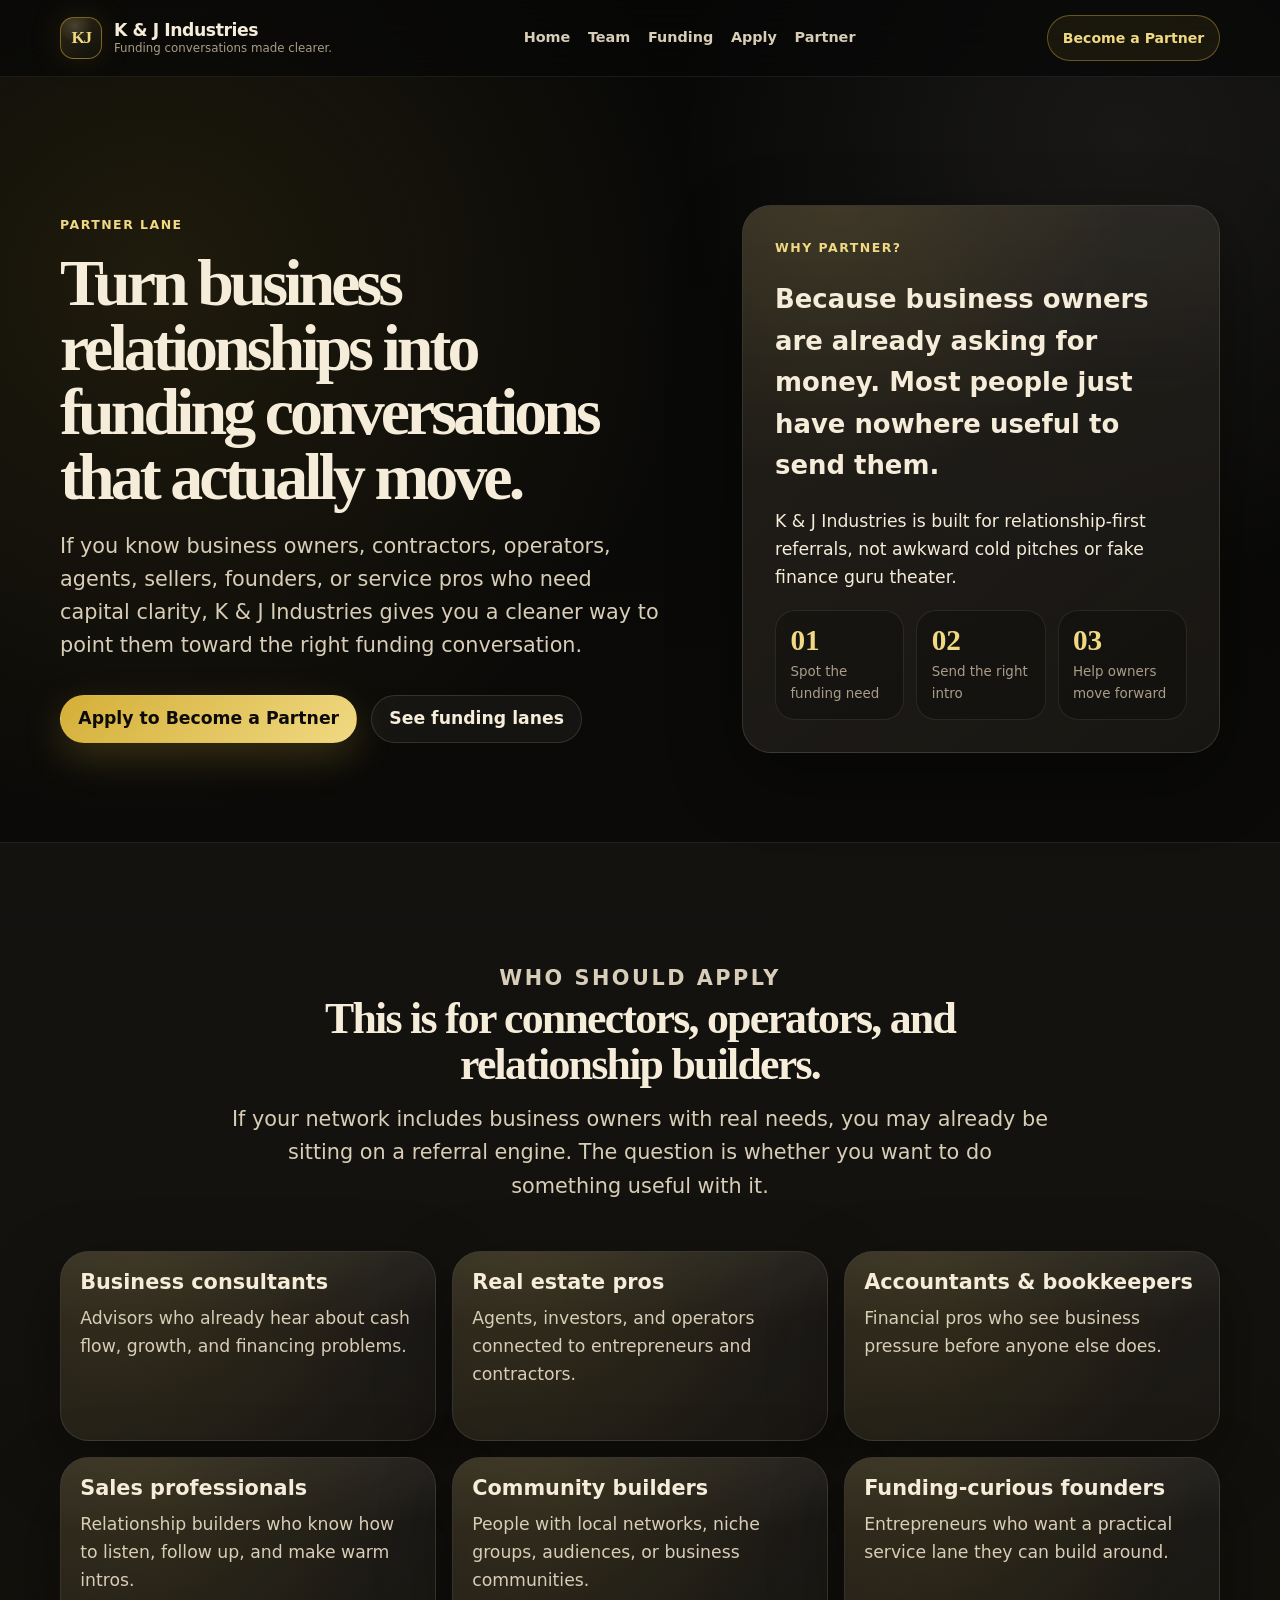
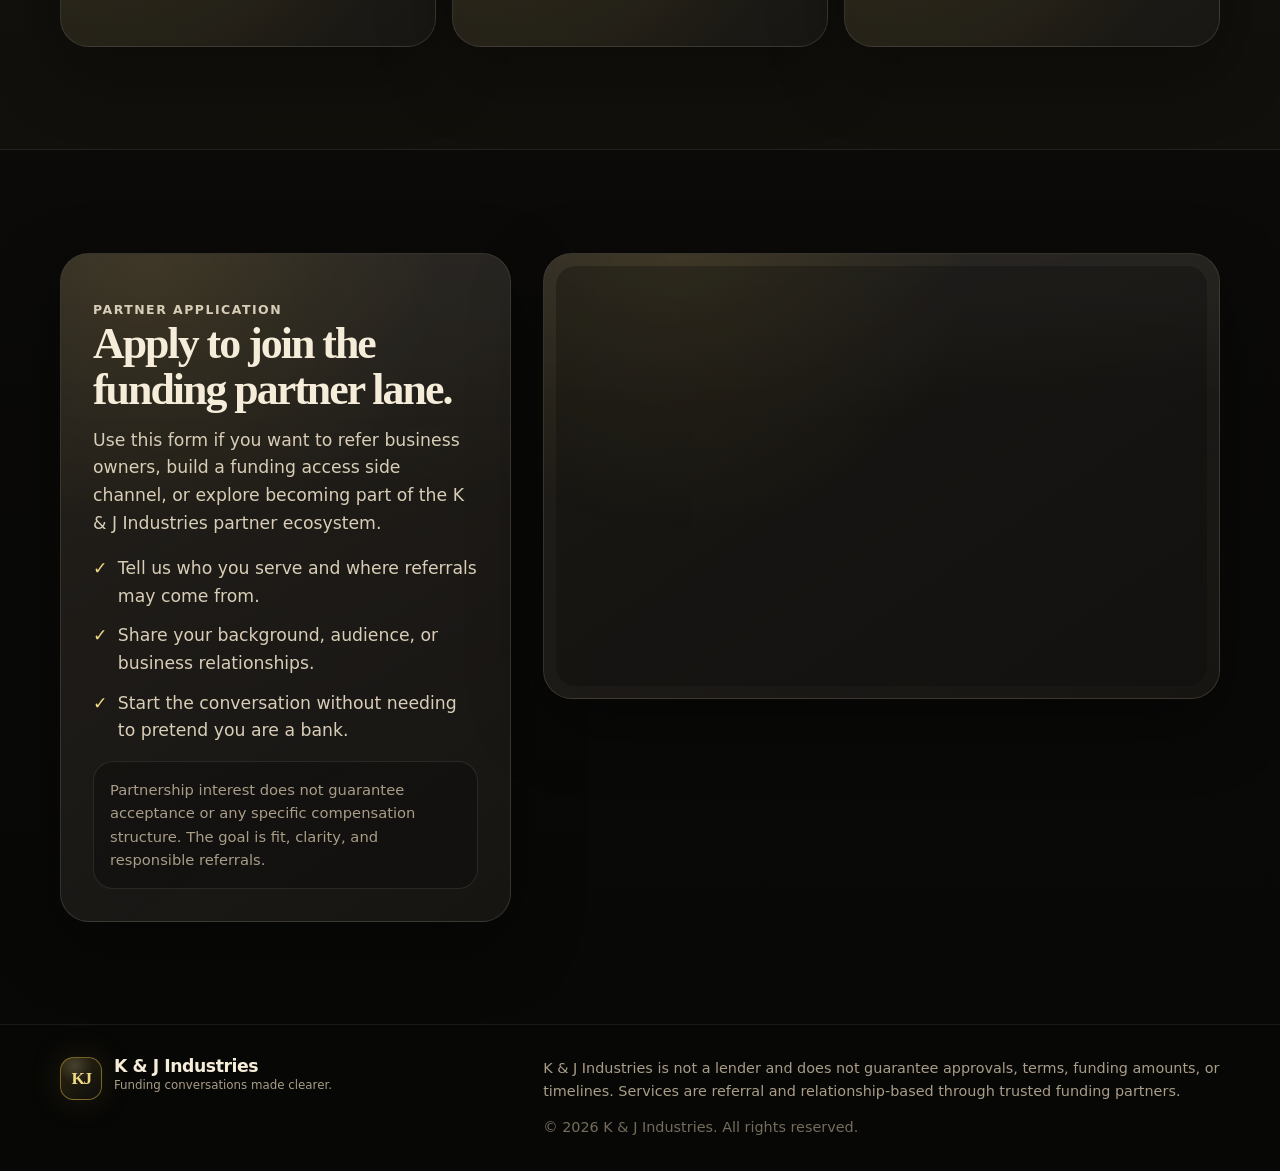
<file: partner.html>
<!doctype html>
<html lang="en">
<head>
  <meta charset="utf-8" />
  <meta name="viewport" content="width=device-width, initial-scale=1" />
  <title>Become a Partner | K & J Industries</title>
  <meta name="description" content="Join K & J Industries as a funding partner and help business owners access clearer funding conversations through a relationship-first platform." />
  <meta name="robots" content="index,follow" />
  <link rel="canonical" href="https://kjindustriesfunding.com/partner" />
  <meta property="og:title" content="Become a Partner | K & J Industries" />
  <meta property="og:description" content="Turn business relationships into funding conversations that actually help owners move." />
  <meta property="og:type" content="website" />
  <meta property="og:url" content="https://kjindustriesfunding.com/partner" />
  <meta property="og:image" content="https://kjindustriesfunding.com/og-image.jpg" />
  <meta name="theme-color" content="#080807" />
  <link rel="stylesheet" href="css/tokens.css" />
  <link rel="stylesheet" href="css/components.css" />
  <link rel="stylesheet" href="css/styles.css" />
  <link rel="stylesheet" href="css/pages.css" />
  <link rel="stylesheet" href="css/motion.css?v=1" />
</head>
<body>
  <a class="skip-link" href="#main">Skip to content</a>
  <div class="site-shell">
    <header class="site-header" data-site-header>
      <div class="container header-inner">
        <a class="brand-lockup" href="index.html" aria-label="K & J Industries home"><span class="brand-mark" aria-hidden="true">KJ</span><span class="brand-copy"><span class="brand-name">K &amp; J Industries</span><span class="brand-tagline">Funding conversations made clearer.</span></span></a>
        <button class="nav-toggle" type="button" aria-expanded="false" aria-controls="primary-nav"><span class="sr-only">Toggle navigation</span><span aria-hidden="true"></span><span aria-hidden="true"></span><span aria-hidden="true"></span></button>
        <nav class="primary-nav" id="primary-nav" aria-label="Primary navigation"><a href="index.html">Home</a><a href="team.html">Team</a><a href="funding.html">Funding</a><a href="apply.html">Apply</a><a href="partner.html">Partner</a></nav>
        <a class="header-cta" href="#partner-form">Become a Partner</a>
      </div>
    </header>

    <main id="main">
      <section class="page-hero section" aria-labelledby="partner-title">
        <div class="hero-bg" aria-hidden="true"><span class="orb orb-one"></span><span class="orb orb-two"></span><span class="grid-glow"></span></div>
        <div class="container page-hero-grid">
          <div class="reveal"><p class="page-kicker">Partner lane</p><h1 class="page-title" id="partner-title">Turn business relationships into funding conversations that actually move.</h1><p class="page-subtitle">If you know business owners, contractors, operators, agents, sellers, founders, or service pros who need capital clarity, K &amp; J Industries gives you a cleaner way to point them toward the right funding conversation.</p><div class="page-actions"><a class="button button-primary" href="#partner-form">Apply to Become a Partner</a><a class="button button-secondary" href="funding.html">See funding lanes</a></div></div>
          <aside class="card partner-hero-card reveal"><p class="eyebrow">Why partner?</p><h2>Because business owners are already asking for money. Most people just have nowhere useful to send them.</h2><p>K &amp; J Industries is built for relationship-first referrals, not awkward cold pitches or fake finance guru theater.</p><div class="partner-stat-grid"><div class="partner-stat"><strong>01</strong><span>Spot the funding need</span></div><div class="partner-stat"><strong>02</strong><span>Send the right intro</span></div><div class="partner-stat"><strong>03</strong><span>Help owners move forward</span></div></div></aside>
        </div>
      </section>

      <section class="section section-muted"><div class="container"><div class="section-heading center reveal"><p class="eyebrow">Who should apply</p><h2>This is for connectors, operators, and relationship builders.</h2><p>If your network includes business owners with real needs, you may already be sitting on a referral engine. The question is whether you want to do something useful with it.</p></div><div class="audience-grid"><article class="card audience-card reveal"><h3>Business consultants</h3><p>Advisors who already hear about cash flow, growth, and financing problems.</p></article><article class="card audience-card reveal"><h3>Real estate pros</h3><p>Agents, investors, and operators connected to entrepreneurs and contractors.</p></article><article class="card audience-card reveal"><h3>Accountants &amp; bookkeepers</h3><p>Financial pros who see business pressure before anyone else does.</p></article><article class="card audience-card reveal"><h3>Sales professionals</h3><p>Relationship builders who know how to listen, follow up, and make warm intros.</p></article><article class="card audience-card reveal"><h3>Community builders</h3><p>People with local networks, niche groups, audiences, or business communities.</p></article><article class="card audience-card reveal"><h3>Funding-curious founders</h3><p>Entrepreneurs who want a practical service lane they can build around.</p></article></div></div></section>

      <section id="partner-form" class="section"><div class="container form-split"><article class="card form-copy-card reveal"><p class="eyebrow">Partner application</p><h2>Apply to join the funding partner lane.</h2><p>Use this form if you want to refer business owners, build a funding access side channel, or explore becoming part of the K &amp; J Industries partner ecosystem.</p><ul class="inline-list"><li><span class="check">✓</span><span>Tell us who you serve and where referrals may come from.</span></li><li><span class="check">✓</span><span>Share your background, audience, or business relationships.</span></li><li><span class="check">✓</span><span>Start the conversation without needing to pretend you are a bank.</span></li></ul><div class="notice-card">Partnership interest does not guarantee acceptance or any specific compensation structure. The goal is fit, clarity, and responsible referrals.</div></article><div class="card tally-embed-card reveal"><iframe data-tally-src="https://tally.so/embed/mOe658?alignLeft=1&hideTitle=1&transparentBackground=1&dynamicHeight=1" loading="lazy" width="100%" height="420" frameborder="0" marginheight="0" marginwidth="0" title="Join the #1 B2B Funding Platform!"></iframe></div></div></section>
    </main>

    <footer class="site-footer"><div class="container footer-grid"><div><a class="brand-lockup footer-brand" href="index.html"><span class="brand-mark">KJ</span><span class="brand-copy"><span class="brand-name">K &amp; J Industries</span><span class="brand-tagline">Funding conversations made clearer.</span></span></a></div><div class="footer-copy"><p>K &amp; J Industries is not a lender and does not guarantee approvals, terms, funding amounts, or timelines. Services are referral and relationship-based through trusted funding partners.</p><p class="footer-meta">© <span data-current-year></span> K &amp; J Industries. All rights reserved.</p></div></div></footer>
  </div>
  <script src="js/main.js?v=2" defer></script>
  <script src="js/effects.js?v=1" defer></script>
  <script src="https://tally.so/widgets/embed.js" defer></script>
</body>
</html>
</file>
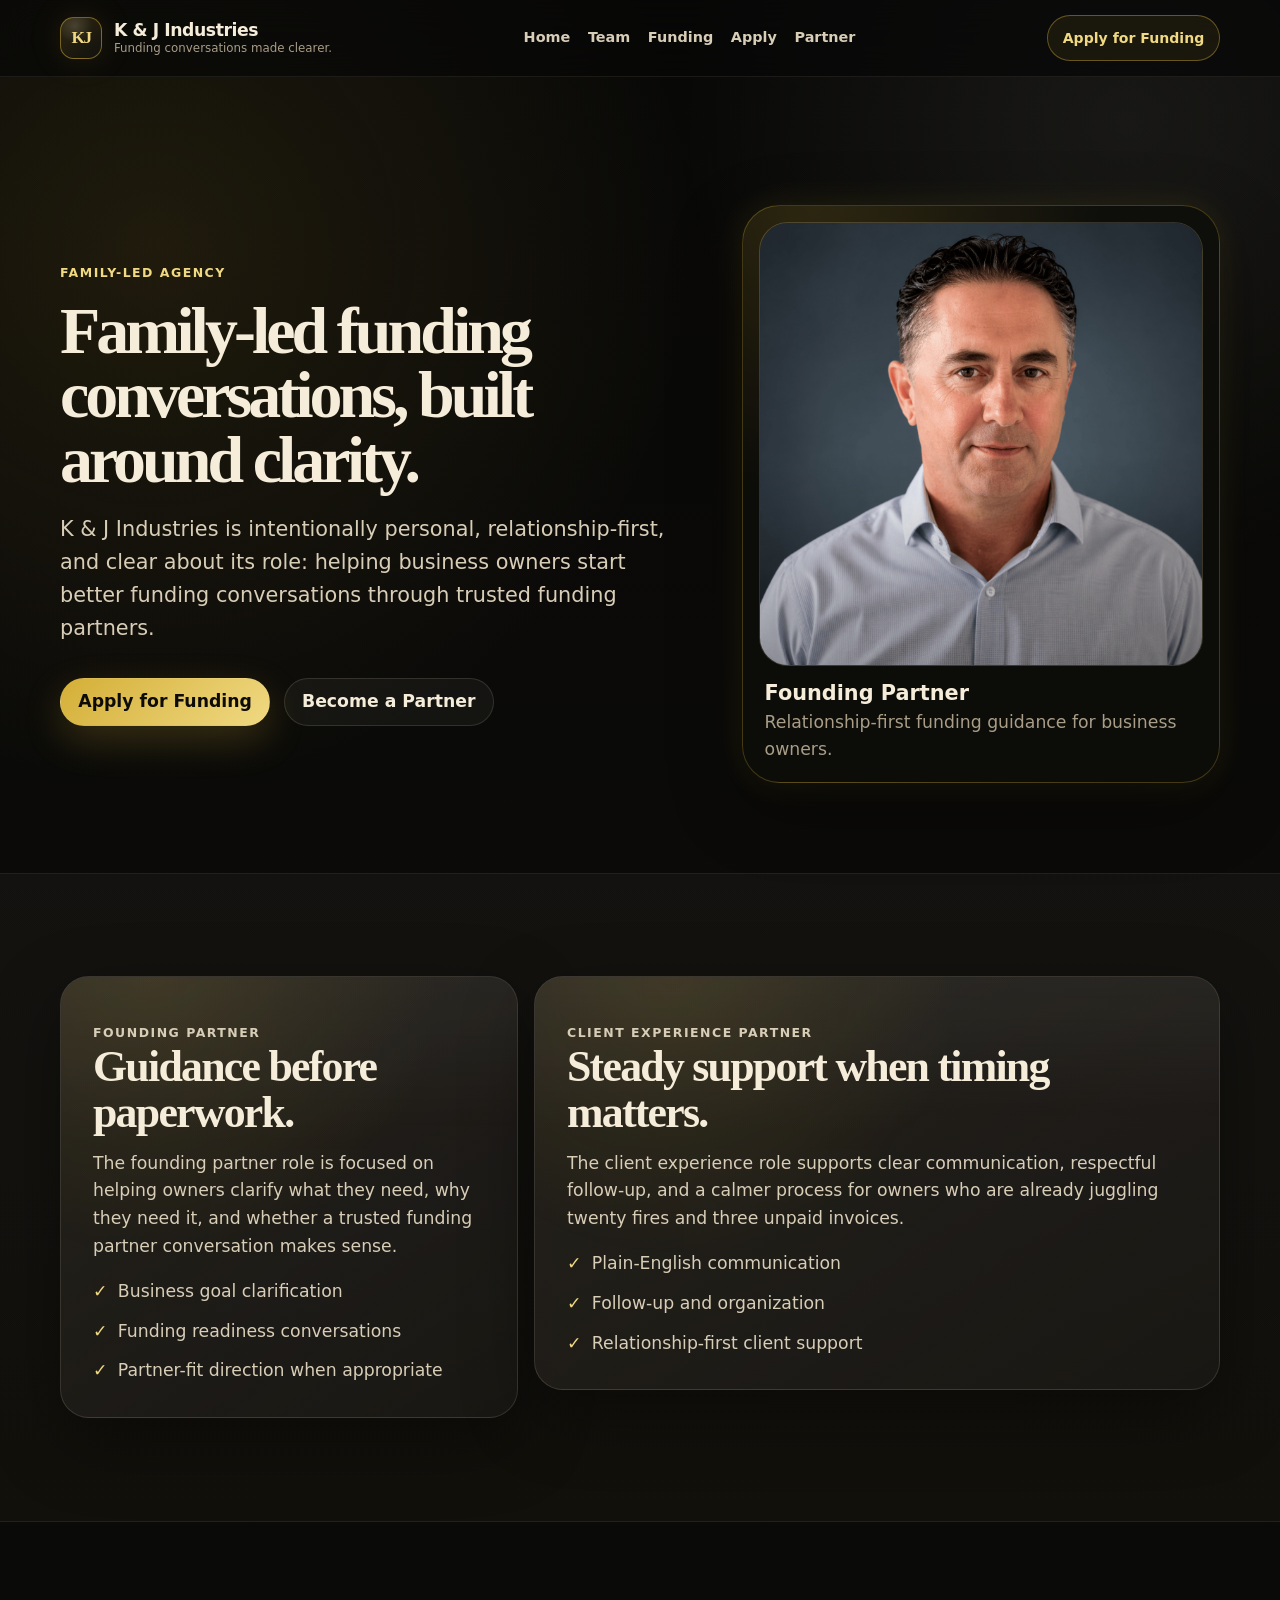
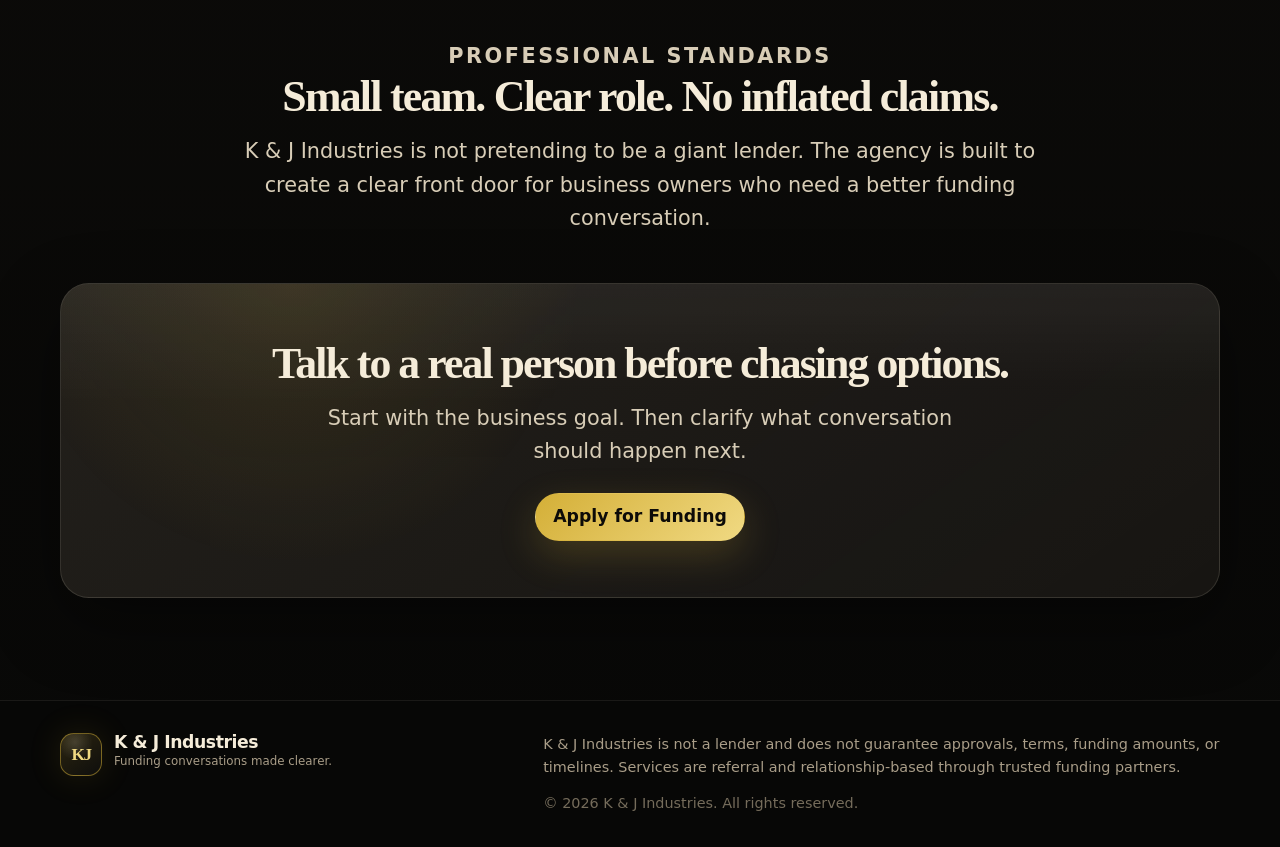
<file: team.html>
<!doctype html>
<html lang="en">
<head>
  <meta charset="utf-8" />
  <meta name="viewport" content="width=device-width, initial-scale=1" />
  <title>Team | K & J Industries</title>
  <meta name="description" content="Meet the family-led team behind K & J Industries, a relationship-first funding access agency for main-street business owners." />
  <meta name="robots" content="index,follow" />
  <link rel="canonical" href="https://kjindustriesfunding.com/team" />
  <meta property="og:title" content="Team | K & J Industries" />
  <meta property="og:description" content="Family-led funding conversations, built around clarity." />
  <meta property="og:type" content="website" />
  <meta property="og:url" content="https://kjindustriesfunding.com/team" />
  <meta property="og:image" content="https://kjindustriesfunding.com/og-image.jpg" />
  <meta name="theme-color" content="#080807" />
  <link rel="stylesheet" href="css/tokens.css" />
  <link rel="stylesheet" href="css/components.css" />
  <link rel="stylesheet" href="css/styles.css" />
  <link rel="stylesheet" href="css/pages.css" />
  <link rel="stylesheet" href="css/motion.css?v=1" />
</head>
<body>
  <a class="skip-link" href="#main">Skip to content</a>
  <div class="site-shell">
    <header class="site-header" data-site-header>
      <div class="container header-inner">
        <a class="brand-lockup" href="index.html" aria-label="K & J Industries home">
          <span class="brand-mark" aria-hidden="true">KJ</span>
          <span class="brand-copy"><span class="brand-name">K &amp; J Industries</span><span class="brand-tagline">Funding conversations made clearer.</span></span>
        </a>
        <button class="nav-toggle" type="button" aria-expanded="false" aria-controls="primary-nav"><span class="sr-only">Toggle navigation</span><span aria-hidden="true"></span><span aria-hidden="true"></span><span aria-hidden="true"></span></button>
        <nav class="primary-nav" id="primary-nav" aria-label="Primary navigation"><a href="index.html">Home</a><a href="team.html">Team</a><a href="funding.html">Funding</a><a href="apply.html">Apply</a><a href="partner.html">Partner</a></nav>
        <a class="header-cta" href="apply.html">Apply for Funding</a>
      </div>
    </header>

    <main id="main">
      <section class="page-hero section" aria-labelledby="team-title">
        <div class="hero-bg" aria-hidden="true"><span class="orb orb-one"></span><span class="orb orb-two"></span><span class="grid-glow"></span></div>
        <div class="container page-hero-grid">
          <div class="reveal">
            <p class="page-kicker">Family-led agency</p>
            <h1 class="page-title" id="team-title">Family-led funding conversations, built around clarity.</h1>
            <p class="page-subtitle">K &amp; J Industries is intentionally personal, relationship-first, and clear about its role: helping business owners start better funding conversations through trusted funding partners.</p>
            <div class="page-actions"><a class="button button-primary" href="apply.html">Apply for Funding</a><a class="button button-secondary" href="partner.html">Become a Partner</a></div>
          </div>
          <aside class="profile-feature-card reveal" aria-label="Founding partner profile"><div class="profile-photo-frame"><img src="assets/images/darwin-hanneman.jpg" alt="Founding Partner at K & J Industries" /></div><div class="profile-caption"><strong>Founding Partner</strong><span>Relationship-first funding guidance for business owners.</span></div></aside>
        </div>
      </section>

      <section class="section section-muted"><div class="container split-grid"><article class="card detail-card reveal"><p class="eyebrow">Founding Partner</p><h2>Guidance before paperwork.</h2><p>The founding partner role is focused on helping owners clarify what they need, why they need it, and whether a trusted funding partner conversation makes sense.</p><ul class="inline-list"><li><span class="check">✓</span><span>Business goal clarification</span></li><li><span class="check">✓</span><span>Funding readiness conversations</span></li><li><span class="check">✓</span><span>Partner-fit direction when appropriate</span></li></ul></article><article class="card detail-card reveal"><p class="eyebrow">Client Experience Partner</p><h2>Steady support when timing matters.</h2><p>The client experience role supports clear communication, respectful follow-up, and a calmer process for owners who are already juggling twenty fires and three unpaid invoices.</p><ul class="inline-list"><li><span class="check">✓</span><span>Plain-English communication</span></li><li><span class="check">✓</span><span>Follow-up and organization</span></li><li><span class="check">✓</span><span>Relationship-first client support</span></li></ul></article></div></section>

      <section class="section"><div class="container"><div class="section-heading center reveal"><p class="eyebrow">Professional standards</p><h2>Small team. Clear role. No inflated claims.</h2><p>K &amp; J Industries is not pretending to be a giant lender. The agency is built to create a clear front door for business owners who need a better funding conversation.</p></div><div class="card final-cta reveal"><h2>Talk to a real person before chasing options.</h2><p>Start with the business goal. Then clarify what conversation should happen next.</p><a class="button button-primary" href="apply.html">Apply for Funding</a></div></div></section>
    </main>

    <footer class="site-footer"><div class="container footer-grid"><div><a class="brand-lockup footer-brand" href="index.html"><span class="brand-mark">KJ</span><span class="brand-copy"><span class="brand-name">K &amp; J Industries</span><span class="brand-tagline">Funding conversations made clearer.</span></span></a></div><div class="footer-copy"><p>K &amp; J Industries is not a lender and does not guarantee approvals, terms, funding amounts, or timelines. Services are referral and relationship-based through trusted funding partners.</p><p class="footer-meta">© <span data-current-year></span> K &amp; J Industries. All rights reserved.</p></div></div></footer>
  </div>
  <script src="js/main.js?v=2" defer></script>
  <script src="js/effects.js?v=1" defer></script>
</body>
</html>
</file>
<file: css/tokens.css>
:root {
  color-scheme: dark;

  --color-bg: #080807;
  --color-bg-soft: #10100e;
  --color-bg-elevated: #15130f;
  --color-card: rgba(22, 20, 16, 0.78);
  --color-card-strong: rgba(28, 25, 18, 0.92);

  --color-gold: #d4af37;
  --color-gold-soft: #f0d982;
  --color-gold-deep: #8f701d;

  --color-parchment: #f5ecd9;
  --color-parchment-soft: #d8cdb7;
  --color-muted: #a99d88;
  --color-subtle: #756c5b;

  --color-border: rgba(245, 236, 217, 0.13);
  --color-border-strong: rgba(212, 175, 55, 0.35);

  --shadow-soft: 0 24px 70px rgba(0, 0, 0, 0.38);
  --shadow-gold: 0 0 34px rgba(212, 175, 55, 0.13);

  --radius-xs: 0.55rem;
  --radius-sm: 0.85rem;
  --radius-md: 1.25rem;
  --radius-lg: 1.8rem;
  --radius-xl: 2.35rem;

  --container: 1160px;
  --container-pad: clamp(1rem, 3vw, 2rem);

  --font-sans: ui-sans-serif, system-ui, -apple-system, BlinkMacSystemFont, "Segoe UI", sans-serif;
  --font-serif: Georgia, Cambria, "Times New Roman", serif;

  --step--1: clamp(0.82rem, 0.78rem + 0.18vw, 0.94rem);
  --step-0: clamp(0.96rem, 0.91rem + 0.22vw, 1.08rem);
  --step-1: clamp(1.08rem, 1rem + 0.38vw, 1.3rem);
  --step-2: clamp(1.35rem, 1.19rem + 0.8vw, 1.85rem);
  --step-3: clamp(1.75rem, 1.42rem + 1.65vw, 2.75rem);
  --step-4: clamp(2.35rem, 1.76rem + 2.95vw, 4.25rem);

  --tracking-wide: 0.12em;

  --ease: cubic-bezier(0.2, 0.8, 0.2, 1);
  --speed-fast: 160ms;
  --speed: 260ms;
  --speed-slow: 650ms;
}
</file>
<file: css/components.css>
* {
  box-sizing: border-box;
}

html {
  scroll-behavior: smooth;
  background: var(--color-bg);
}

body {
  margin: 0;
  min-height: 100vh;
  font-family: var(--font-sans);
  font-size: var(--step-0);
  line-height: 1.6;
  color: var(--color-parchment);
  background:
    radial-gradient(circle at 12% 10%, rgba(212, 175, 55, 0.11), transparent 34rem),
    radial-gradient(circle at 88% 5%, rgba(245, 236, 217, 0.07), transparent 28rem),
    linear-gradient(180deg, #080807 0%, #0c0b09 45%, #080807 100%);
  text-rendering: optimizeLegibility;
}

body.nav-open {
  overflow: hidden;
}

a {
  color: inherit;
  text-decoration: none;
}

button,
input,
textarea,
select {
  font: inherit;
}

img,
svg {
  max-width: 100%;
  display: block;
}

::selection {
  color: #0b0907;
  background: var(--color-gold);
}

:focus-visible {
  outline: 3px solid rgba(212, 175, 55, 0.78);
  outline-offset: 4px;
}

.site-shell {
  position: relative;
  overflow: clip;
}

.container {
  width: min(var(--container), calc(100% - (var(--container-pad) * 2)));
  margin-inline: auto;
}

.section {
  padding-block: clamp(4.5rem, 8vw, 8rem);
  position: relative;
}

.section-tight {
  padding-block: clamp(3rem, 6vw, 5.5rem);
}

.section-muted {
  background:
    linear-gradient(180deg, rgba(245, 236, 217, 0.025), rgba(212, 175, 55, 0.025)),
    rgba(255, 255, 255, 0.01);
  border-block: 1px solid rgba(245, 236, 217, 0.07);
}

.skip-link {
  position: fixed;
  z-index: 1000;
  top: 1rem;
  left: 1rem;
  transform: translateY(-160%);
  padding: 0.75rem 1rem;
  border-radius: var(--radius-sm);
  color: #080807;
  background: var(--color-gold);
  font-weight: 800;
  transition: transform var(--speed) var(--ease);
}

.skip-link:focus {
  transform: translateY(0);
}

.sr-only {
  position: absolute;
  width: 1px;
  height: 1px;
  overflow: hidden;
  clip-path: inset(50%);
  white-space: nowrap;
}

.eyebrow {
  margin: 0 0 1rem;
  color: var(--color-gold-soft);
  font-size: 0.78rem;
  font-weight: 800;
  letter-spacing: var(--tracking-wide);
  text-transform: uppercase;
}

.section-heading {
  max-width: 760px;
  margin-bottom: clamp(2rem, 4vw, 3rem);
}

.section-heading.center {
  max-width: 820px;
  margin-inline: auto;
  text-align: center;
}

.section-heading h2 {
  margin: 0;
  font-family: var(--font-serif);
  font-size: var(--step-3);
  line-height: 1.05;
  letter-spacing: -0.04em;
}

.section-heading p {
  margin: 1rem 0 0;
  color: var(--color-parchment-soft);
  font-size: var(--step-1);
}

.button {
  display: inline-flex;
  align-items: center;
  justify-content: center;
  min-height: 3rem;
  padding: 0.82rem 1.08rem;
  border: 1px solid transparent;
  border-radius: 999px;
  font-weight: 850;
  line-height: 1;
  transition:
    transform var(--speed-fast) var(--ease),
    border-color var(--speed-fast) var(--ease),
    background var(--speed-fast) var(--ease),
    color var(--speed-fast) var(--ease),
    box-shadow var(--speed-fast) var(--ease);
}

.button:hover {
  transform: translateY(-2px);
}

.button-primary {
  color: #0d0b08;
  background: linear-gradient(135deg, var(--color-gold), var(--color-gold-soft));
  box-shadow: 0 14px 38px rgba(212, 175, 55, 0.21);
}

.button-primary:hover {
  box-shadow: 0 18px 48px rgba(212, 175, 55, 0.29);
}

.button-secondary {
  color: var(--color-parchment);
  border-color: var(--color-border);
  background: rgba(245, 236, 217, 0.045);
}

.button-secondary:hover {
  border-color: var(--color-border-strong);
  background: rgba(212, 175, 55, 0.08);
}

.card {
  position: relative;
  overflow: hidden;
  border: 1px solid var(--color-border);
  border-radius: var(--radius-lg);
  background:
    linear-gradient(145deg, rgba(245, 236, 217, 0.07), rgba(255, 255, 255, 0.018)),
    var(--color-card);
  box-shadow: var(--shadow-soft);
}

.card::before {
  content: "";
  position: absolute;
  inset: 0;
  pointer-events: none;
  background:
    radial-gradient(circle at 20% 0%, rgba(212, 175, 55, 0.13), transparent 18rem),
    linear-gradient(180deg, rgba(255, 255, 255, 0.05), transparent 38%);
  opacity: 0.9;
}

.card > * {
  position: relative;
}

.bento-grid {
  display: grid;
  grid-template-columns: repeat(12, 1fr);
  gap: 1rem;
}

.bento-card {
  min-height: 220px;
  padding: clamp(1.15rem, 2.6vw, 1.7rem);
  transition:
    transform var(--speed) var(--ease),
    border-color var(--speed) var(--ease),
    background var(--speed) var(--ease);
}

.bento-card:hover {
  transform: translateY(-4px);
  border-color: rgba(212, 175, 55, 0.32);
}

.bento-card h3 {
  margin: 0.85rem 0 0.55rem;
  font-size: var(--step-1);
  line-height: 1.15;
}

.bento-card p {
  margin: 0;
  color: var(--color-parchment-soft);
}

.icon-badge {
  display: grid;
  place-items: center;
  width: 2.55rem;
  height: 2.55rem;
  border: 1px solid rgba(212, 175, 55, 0.38);
  border-radius: var(--radius-sm);
  color: var(--color-gold-soft);
  background: rgba(212, 175, 55, 0.08);
  font-weight: 900;
}

.reveal {
  opacity: 0;
  transform: translateY(18px);
  transition:
    opacity var(--speed-slow) var(--ease),
    transform var(--speed-slow) var(--ease);
}

.reveal.is-visible {
  opacity: 1;
  transform: translateY(0);
}

@media (prefers-reduced-motion: reduce) {
  *,
  *::before,
  *::after {
    scroll-behavior: auto !important;
    transition-duration: 0.001ms !important;
    animation-duration: 0.001ms !important;
    animation-iteration-count: 1 !important;
  }

  .reveal {
    opacity: 1;
    transform: none;
  }
}
</file>
<file: css/styles.css>
.site-header {
  position: sticky;
  top: 0;
  z-index: 100;
  border-bottom: 1px solid rgba(245, 236, 217, 0.08);
  background: rgba(8, 8, 7, 0.72);
  backdrop-filter: blur(20px);
}

.header-inner {
  display: flex;
  align-items: center;
  gap: 1rem;
  min-height: 76px;
}

.brand-lockup {
  display: inline-flex;
  align-items: center;
  gap: 0.72rem;
  min-width: max-content;
}

.brand-mark {
  display: grid;
  place-items: center;
  width: 2.65rem;
  height: 2.65rem;
  border: 1px solid rgba(212, 175, 55, 0.5);
  border-radius: 0.85rem;
  color: var(--color-gold-soft);
  background:
    radial-gradient(circle at 35% 20%, rgba(245, 236, 217, 0.16), transparent 42%),
    linear-gradient(145deg, rgba(212, 175, 55, 0.18), rgba(255, 255, 255, 0.03));
  font-family: var(--font-serif);
  font-weight: 900;
  letter-spacing: -0.08em;
  box-shadow: var(--shadow-gold);
}

.brand-copy {
  display: grid;
  line-height: 1.1;
}

.brand-name {
  font-weight: 900;
  letter-spacing: -0.025em;
}

.brand-tagline {
  margin-top: 0.18rem;
  color: var(--color-muted);
  font-size: 0.74rem;
}

.primary-nav {
  display: flex;
  align-items: center;
  gap: 1.1rem;
  margin-inline: auto;
  color: var(--color-parchment-soft);
  font-size: 0.9rem;
  font-weight: 700;
}

.primary-nav a {
  padding-block: 0.6rem;
  transition: color var(--speed-fast) var(--ease);
}

.primary-nav a:hover {
  color: var(--color-gold-soft);
}

.header-cta {
  display: inline-flex;
  align-items: center;
  justify-content: center;
  min-height: 2.65rem;
  padding: 0.68rem 0.92rem;
  border: 1px solid rgba(212, 175, 55, 0.42);
  border-radius: 999px;
  color: var(--color-gold-soft);
  background: rgba(212, 175, 55, 0.08);
  font-size: 0.88rem;
  font-weight: 850;
  transition:
    transform var(--speed-fast) var(--ease),
    background var(--speed-fast) var(--ease);
}

.header-cta:hover {
  transform: translateY(-1px);
  background: rgba(212, 175, 55, 0.14);
}

.nav-toggle {
  display: none;
  width: 2.8rem;
  height: 2.8rem;
  margin-left: auto;
  padding: 0;
  border: 1px solid var(--color-border);
  border-radius: var(--radius-sm);
  background: rgba(245, 236, 217, 0.05);
}

.nav-toggle span:not(.sr-only) {
  display: block;
  width: 1.1rem;
  height: 2px;
  margin: 0.25rem auto;
  border-radius: 999px;
  background: var(--color-parchment);
}

.hero {
  min-height: calc(100vh - 76px);
  display: grid;
  align-items: center;
  padding-block: clamp(5rem, 9vw, 9rem);
}

.hero-bg {
  position: absolute;
  inset: 0;
  z-index: -1;
  overflow: hidden;
}

.orb {
  position: absolute;
  width: clamp(17rem, 32vw, 31rem);
  aspect-ratio: 1;
  border-radius: 50%;
  filter: blur(22px);
  opacity: 0.36;
}

.orb-one {
  top: 11%;
  left: -8%;
  background: radial-gradient(circle, rgba(212, 175, 55, 0.38), transparent 64%);
}

.orb-two {
  right: -10%;
  bottom: 8%;
  background: radial-gradient(circle, rgba(245, 236, 217, 0.15), transparent 66%);
}

.grid-glow {
  position: absolute;
  inset: 0;
  opacity: 0.27;
  background-image:
    linear-gradient(rgba(245, 236, 217, 0.055) 1px, transparent 1px),
    linear-gradient(90deg, rgba(245, 236, 217, 0.055) 1px, transparent 1px);
  background-size: 76px 76px;
  mask-image: radial-gradient(circle at center, black, transparent 72%);
}

.hero-grid {
  display: grid;
  grid-template-columns: minmax(0, 1.08fr) minmax(320px, 0.72fr);
  gap: clamp(2rem, 6vw, 5.5rem);
  align-items: center;
}

.hero-copy h1 {
  max-width: 800px;
  margin: 0;
  font-family: var(--font-serif);
  font-size: var(--step-4);
  line-height: 0.98;
  letter-spacing: -0.06em;
}

.hero-subtitle {
  max-width: 680px;
  margin: 1.35rem 0 0;
  color: var(--color-parchment-soft);
  font-size: var(--step-1);
}

.hero-actions {
  display: flex;
  flex-wrap: wrap;
  gap: 0.8rem;
  margin-top: 2rem;
}

.hero-note {
  width: fit-content;
  margin-top: 1.2rem;
  padding: 0.55rem 0.75rem;
  border: 1px solid rgba(245, 236, 217, 0.1);
  border-radius: 999px;
  color: var(--color-muted);
  background: rgba(245, 236, 217, 0.035);
  font-size: 0.88rem;
}

.hero-panel {
  border: 1px solid rgba(212, 175, 55, 0.24);
  border-radius: var(--radius-xl);
  padding: 1.1rem;
  background:
    radial-gradient(circle at 0% 0%, rgba(212, 175, 55, 0.16), transparent 18rem),
    linear-gradient(145deg, rgba(245, 236, 217, 0.08), rgba(255, 255, 255, 0.02)),
    rgba(14, 13, 10, 0.78);
  box-shadow: var(--shadow-soft), var(--shadow-gold);
}

.panel-topline,
.panel-footer {
  display: flex;
  justify-content: space-between;
  gap: 1rem;
  color: var(--color-muted);
  font-size: 0.82rem;
  font-weight: 800;
  letter-spacing: 0.06em;
  text-transform: uppercase;
}

.signal-card {
  display: flex;
  gap: 0.85rem;
  margin: 1rem 0;
  padding: 1.05rem;
  border: 1px solid rgba(245, 236, 217, 0.11);
  border-radius: var(--radius-lg);
  background: rgba(245, 236, 217, 0.045);
}

.signal-card strong {
  display: block;
  line-height: 1.18;
}

.signal-card p {
  margin: 0.3rem 0 0;
  color: var(--color-parchment-soft);
  font-size: 0.93rem;
}

.signal-dot {
  flex: 0 0 auto;
  width: 0.75rem;
  height: 0.75rem;
  margin-top: 0.35rem;
  border-radius: 50%;
  background: var(--color-gold);
  box-shadow: 0 0 0 0.42rem rgba(212, 175, 55, 0.13);
}

.metric-grid {
  display: grid;
  gap: 0.8rem;
}

.metric-card {
  padding: 1rem;
  border: 1px solid rgba(245, 236, 217, 0.1);
  border-radius: var(--radius-md);
  background: rgba(8, 8, 7, 0.38);
}

.metric-card span {
  display: block;
  color: var(--color-gold-soft);
  font-family: var(--font-serif);
  font-size: var(--step-2);
  line-height: 1;
}

.metric-card p {
  margin: 0.35rem 0 0;
  color: var(--color-muted);
  font-size: 0.9rem;
}

.panel-footer {
  margin-top: 1rem;
  display: block;
  text-transform: none;
  letter-spacing: 0;
  font-weight: 600;
}

.panel-footer p {
  margin: 0;
}

.snapshot-card {
  display: grid;
  grid-template-columns: 1fr 1.1fr;
  gap: clamp(1.2rem, 3vw, 2rem);
  align-items: stretch;
  padding: clamp(1.2rem, 3vw, 2rem);
}

.snapshot-list {
  display: grid;
  gap: 0.75rem;
  margin: 0;
  padding: 0;
  list-style: none;
}

.snapshot-list li {
  display: flex;
  gap: 0.75rem;
  align-items: flex-start;
  padding: 0.9rem;
  border: 1px solid rgba(245, 236, 217, 0.08);
  border-radius: var(--radius-md);
  background: rgba(8, 8, 7, 0.32);
  color: var(--color-parchment-soft);
}

.check {
  color: var(--color-gold-soft);
  font-weight: 900;
}

.service-card {
  grid-column: span 3;
}

.process-step {
  grid-column: span 4;
  min-height: 250px;
}

.step-number {
  display: inline-flex;
  align-items: center;
  justify-content: center;
  width: 2.75rem;
  height: 2.75rem;
  border: 1px solid rgba(212, 175, 55, 0.4);
  border-radius: 50%;
  color: #0b0907;
  background: linear-gradient(135deg, var(--color-gold), var(--color-gold-soft));
  font-weight: 950;
}

.standards-grid {
  display: grid;
  grid-template-columns: 0.82fr 1.18fr;
  gap: 1rem;
  align-items: start;
}

.standards-panel {
  padding: clamp(1.2rem, 3vw, 2rem);
}

.standards-list {
  display: grid;
  gap: 0.8rem;
  margin: 0;
  padding: 0;
  list-style: none;
}

.standards-list li {
  padding: 1rem;
  border: 1px solid rgba(245, 236, 217, 0.09);
  border-radius: var(--radius-md);
  background: rgba(245, 236, 217, 0.035);
}

.standards-list strong {
  display: block;
}

.standards-list span {
  display: block;
  margin-top: 0.25rem;
  color: var(--color-parchment-soft);
}

.family-grid {
  display: grid;
  grid-template-columns: 1fr 1fr;
  gap: 1.1rem;
}

.team-card {
  padding: clamp(1.2rem, 3vw, 1.8rem);
}

.role-pill {
  width: fit-content;
  margin-bottom: 1rem;
  padding: 0.35rem 0.62rem;
  border: 1px solid rgba(212, 175, 55, 0.3);
  border-radius: 999px;
  color: var(--color-gold-soft);
  background: rgba(212, 175, 55, 0.07);
  font-size: 0.76rem;
  font-weight: 850;
  letter-spacing: 0.08em;
  text-transform: uppercase;
}

.team-card h3 {
  margin: 0;
  font-size: var(--step-2);
}

.team-card p {
  margin: 0.75rem 0 0;
  color: var(--color-parchment-soft);
}

.faq-list {
  display: grid;
  gap: 0.85rem;
  max-width: 900px;
  margin-inline: auto;
}

.faq-item {
  border: 1px solid var(--color-border);
  border-radius: var(--radius-lg);
  background: rgba(245, 236, 217, 0.04);
  overflow: hidden;
}

.faq-button {
  display: flex;
  justify-content: space-between;
  align-items: center;
  gap: 1rem;
  width: 100%;
  padding: 1.1rem 1.2rem;
  border: 0;
  color: var(--color-parchment);
  background: transparent;
  cursor: pointer;
  text-align: left;
  font-weight: 850;
}

.faq-icon {
  color: var(--color-gold-soft);
  font-size: 1.2rem;
  transition: transform var(--speed) var(--ease);
}

.faq-item.is-open .faq-icon {
  transform: rotate(45deg);
}

.faq-panel {
  display: grid;
  grid-template-rows: 0fr;
  transition: grid-template-rows var(--speed) var(--ease);
}

.faq-item.is-open .faq-panel {
  grid-template-rows: 1fr;
}

.faq-panel-inner {
  overflow: hidden;
}

.faq-panel p {
  margin: 0;
  padding: 0 1.2rem 1.2rem;
  color: var(--color-parchment-soft);
}

.final-cta-section {
  padding-top: clamp(3.5rem, 6vw, 6rem);
}

.final-cta {
  padding: clamp(1.7rem, 5vw, 3.5rem);
  text-align: center;
}

.final-cta h2 {
  max-width: 780px;
  margin: 0 auto;
  font-family: var(--font-serif);
  font-size: var(--step-3);
  line-height: 1.05;
  letter-spacing: -0.045em;
}

.final-cta p {
  max-width: 680px;
  margin: 1rem auto 0;
  color: var(--color-parchment-soft);
  font-size: var(--step-1);
}

.final-cta .button {
  margin-top: 1.5rem;
}

.site-footer {
  padding-block: 2rem;
  border-top: 1px solid rgba(245, 236, 217, 0.08);
  background: #070706;
}

.footer-grid {
  display: grid;
  grid-template-columns: 0.8fr 1.2fr;
  gap: 2rem;
  align-items: start;
}

.footer-brand {
  align-items: flex-start;
}

.footer-copy p {
  margin: 0;
  color: var(--color-muted);
  font-size: 0.9rem;
}

.footer-copy .footer-meta {
  margin-top: 0.8rem;
  color: var(--color-subtle);
}

@media (max-width: 940px) {
  .header-cta {
    display: none;
  }

  .nav-toggle {
    display: block;
  }

  .primary-nav {
    position: fixed;
    inset: 76px var(--container-pad) auto;
    display: none;
    flex-direction: column;
    align-items: stretch;
    gap: 0;
    margin: 0;
    padding: 0.8rem;
    border: 1px solid var(--color-border);
    border-radius: var(--radius-lg);
    background: rgba(12, 11, 9, 0.97);
    box-shadow: var(--shadow-soft);
  }

  .primary-nav.is-open {
    display: flex;
  }

  .primary-nav a {
    padding: 0.9rem;
    border-radius: var(--radius-sm);
  }

  .primary-nav a:hover {
    background: rgba(245, 236, 217, 0.05);
  }

  .hero-grid,
  .snapshot-card,
  .standards-grid,
  .family-grid,
  .footer-grid {
    grid-template-columns: 1fr;
  }

  .service-card,
  .process-step {
    grid-column: span 6;
  }
}

@media (max-width: 680px) {
  .header-inner {
    min-height: 68px;
  }

  .brand-tagline {
    display: none;
  }

  .primary-nav {
    inset-top: 68px;
  }

  .hero {
    min-height: auto;
    padding-top: 4.4rem;
  }

  .hero-actions {
    flex-direction: column;
  }

  .button {
    width: 100%;
  }

  .bento-grid {
    grid-template-columns: 1fr;
  }

  .service-card,
  .process-step {
    grid-column: auto;
  }

  .panel-topline {
    flex-direction: column;
    gap: 0.2rem;
  }
}
</file>
<file: css/pages.css>
.page-hero {
  padding-block: clamp(5rem, 10vw, 8rem) clamp(3.5rem, 7vw, 6rem);
}

.page-hero-grid {
  display: grid;
  grid-template-columns: minmax(0, 0.95fr) minmax(300px, 0.75fr);
  gap: clamp(2rem, 6vw, 5rem);
  align-items: center;
}

.page-kicker {
  margin: 0 0 1rem;
  color: var(--color-gold-soft);
  font-size: 0.78rem;
  font-weight: 850;
  letter-spacing: var(--tracking-wide);
  text-transform: uppercase;
}

.page-title {
  max-width: 820px;
  margin: 0;
  font-family: var(--font-serif);
  font-size: var(--step-4);
  line-height: 0.98;
  letter-spacing: -0.06em;
}

.page-subtitle {
  max-width: 690px;
  margin: 1.25rem 0 0;
  color: var(--color-parchment-soft);
  font-size: var(--step-1);
}

.page-actions {
  display: flex;
  flex-wrap: wrap;
  gap: 0.85rem;
  margin-top: 2rem;
}

.profile-feature-card {
  padding: 1rem;
  border: 1px solid rgba(212, 175, 55, 0.28);
  border-radius: var(--radius-xl);
  background:
    radial-gradient(circle at 15% 0%, rgba(212, 175, 55, 0.16), transparent 18rem),
    rgba(14, 13, 10, 0.78);
  box-shadow: var(--shadow-soft), var(--shadow-gold);
}

.profile-photo-frame {
  overflow: hidden;
  border: 1px solid rgba(245, 236, 217, 0.12);
  border-radius: calc(var(--radius-xl) - 0.55rem);
  background: linear-gradient(145deg, rgba(212, 175, 55, 0.15), rgba(245, 236, 217, 0.04));
  aspect-ratio: 1;
}

.profile-photo-frame img {
  width: 100%;
  height: 100%;
  object-fit: cover;
}

.profile-caption {
  padding: 1rem 0.35rem 0.15rem;
}

.profile-caption strong {
  display: block;
  font-size: var(--step-1);
  line-height: 1.1;
}

.profile-caption span {
  display: block;
  margin-top: 0.25rem;
  color: var(--color-muted);
}

.split-grid {
  display: grid;
  grid-template-columns: 0.8fr 1.2fr;
  gap: 1rem;
  align-items: start;
}

.detail-card {
  padding: clamp(1.2rem, 3vw, 2rem);
}

.detail-card h2,
.detail-card h3 {
  margin: 0;
  font-family: var(--font-serif);
  letter-spacing: -0.04em;
  line-height: 1.05;
}

.detail-card h2 {
  font-size: var(--step-3);
}

.detail-card h3 {
  font-size: var(--step-2);
}

.detail-card p {
  margin: 0.9rem 0 0;
  color: var(--color-parchment-soft);
}

.funding-card {
  grid-column: span 4;
  min-height: 245px;
}

.funding-card .mini-label {
  display: inline-flex;
  width: fit-content;
  margin-bottom: 1rem;
  padding: 0.35rem 0.6rem;
  border: 1px solid rgba(212, 175, 55, 0.28);
  border-radius: 999px;
  color: var(--color-gold-soft);
  background: rgba(212, 175, 55, 0.07);
  font-size: 0.72rem;
  font-weight: 850;
  letter-spacing: 0.08em;
  text-transform: uppercase;
}

.apply-panel {
  max-width: 920px;
  margin-inline: auto;
  padding: clamp(1.5rem, 5vw, 3.5rem);
  text-align: center;
}

.apply-panel h1,
.apply-panel h2 {
  margin: 0;
  font-family: var(--font-serif);
  font-size: var(--step-4);
  line-height: 0.98;
  letter-spacing: -0.06em;
}

.apply-panel p {
  max-width: 700px;
  margin: 1rem auto 0;
  color: var(--color-parchment-soft);
  font-size: var(--step-1);
}

.notice-card {
  margin-top: 1rem;
  padding: 1rem;
  border: 1px solid rgba(245, 236, 217, 0.1);
  border-radius: var(--radius-md);
  color: var(--color-muted);
  background: rgba(8, 8, 7, 0.32);
  font-size: 0.92rem;
}

.inline-list {
  display: grid;
  gap: 0.75rem;
  margin: 1.1rem 0 0;
  padding: 0;
  list-style: none;
}

.inline-list li {
  display: flex;
  gap: 0.65rem;
  align-items: flex-start;
  color: var(--color-parchment-soft);
}

.trust-strip {
  display: grid;
  grid-template-columns: repeat(4, 1fr);
  gap: 0.85rem;
  padding: 0.9rem;
}

.trust-item {
  min-height: 132px;
  padding: 1rem;
  border: 1px solid rgba(245, 236, 217, 0.09);
  border-radius: var(--radius-md);
  background: rgba(8, 8, 7, 0.28);
}

.trust-item strong {
  display: block;
  color: var(--color-parchment);
  line-height: 1.15;
}

.trust-item span {
  display: block;
  margin-top: 0.45rem;
  color: var(--color-muted);
  font-size: 0.9rem;
}

.flow-grid {
  display: grid;
  grid-template-columns: repeat(4, 1fr);
  gap: 1rem;
}

.flow-step {
  padding: 1.15rem;
}

.flow-step-number {
  display: inline-flex;
  align-items: center;
  justify-content: center;
  width: 2.45rem;
  height: 2.45rem;
  border-radius: 999px;
  color: #080807;
  background: linear-gradient(135deg, var(--color-gold), var(--color-gold-soft));
  font-weight: 950;
}

.flow-step h3 {
  margin: 0.9rem 0 0;
  font-size: var(--step-1);
  line-height: 1.15;
}

.flow-step p {
  margin: 0.55rem 0 0;
  color: var(--color-parchment-soft);
}

.audience-grid {
  display: grid;
  grid-template-columns: repeat(3, 1fr);
  gap: 1rem;
}

.audience-card {
  min-height: 190px;
  padding: 1.2rem;
}

.audience-card h3 {
  margin: 0;
  font-size: var(--step-1);
  line-height: 1.15;
}

.audience-card p {
  margin: 0.65rem 0 0;
  color: var(--color-parchment-soft);
}

.funding-chip-row {
  display: flex;
  flex-wrap: wrap;
  gap: 0.65rem;
  margin-top: 1.1rem;
}

.funding-chip {
  display: inline-flex;
  align-items: center;
  min-height: 2.35rem;
  padding: 0.45rem 0.72rem;
  border: 1px solid rgba(212, 175, 55, 0.25);
  border-radius: 999px;
  color: var(--color-gold-soft);
  background: rgba(212, 175, 55, 0.065);
  font-size: 0.86rem;
  font-weight: 800;
}

.cta-lane-grid {
  display: grid;
  grid-template-columns: 1.1fr 0.9fr;
  gap: 1rem;
  align-items: stretch;
}

.cta-lane {
  padding: clamp(1.2rem, 3vw, 2rem);
}

.cta-lane h2,
.cta-lane h3 {
  margin: 0;
  font-family: var(--font-serif);
  letter-spacing: -0.04em;
  line-height: 1.05;
}

.cta-lane p {
  margin: 0.85rem 0 0;
  color: var(--color-parchment-soft);
}

.form-split {
  display: grid;
  grid-template-columns: minmax(280px, 0.8fr) minmax(420px, 1.2fr);
  gap: clamp(1.1rem, 3vw, 2rem);
  align-items: start;
}

.form-copy-card {
  padding: clamp(1.2rem, 3vw, 2rem);
}

.form-copy-card h2 {
  margin: 0;
  font-family: var(--font-serif);
  font-size: var(--step-3);
  letter-spacing: -0.045em;
  line-height: 1.05;
}

.form-copy-card p {
  margin: 0.9rem 0 0;
  color: var(--color-parchment-soft);
}

.tally-embed-card {
  padding: 0.75rem;
}

.tally-embed-card iframe {
  display: block;
  width: 100%;
  min-height: 360px;
  border: 0;
  border-radius: var(--radius-md);
  background: rgba(8, 8, 7, 0.3);
}

.partner-hero-card {
  padding: clamp(1.35rem, 3vw, 2rem);
}

.partner-stat-grid {
  display: grid;
  grid-template-columns: repeat(3, 1fr);
  gap: 0.75rem;
  margin-top: 1.2rem;
}

.partner-stat {
  padding: 0.9rem;
  border: 1px solid rgba(245, 236, 217, 0.09);
  border-radius: var(--radius-md);
  background: rgba(8, 8, 7, 0.28);
}

.partner-stat strong {
  display: block;
  color: var(--color-gold-soft);
  font-family: var(--font-serif);
  font-size: var(--step-2);
  line-height: 1;
}

.partner-stat span {
  display: block;
  margin-top: 0.4rem;
  color: var(--color-muted);
  font-size: 0.84rem;
}

@media (max-width: 940px) {
  .page-hero-grid,
  .split-grid,
  .cta-lane-grid,
  .form-split {
    grid-template-columns: 1fr;
  }

  .funding-card {
    grid-column: span 6;
  }

  .trust-strip,
  .flow-grid,
  .audience-grid {
    grid-template-columns: repeat(2, 1fr);
  }
}

@media (max-width: 680px) {
  .page-actions {
    flex-direction: column;
  }

  .funding-card {
    grid-column: auto;
  }

  .trust-strip,
  .flow-grid,
  .audience-grid,
  .partner-stat-grid {
    grid-template-columns: 1fr;
  }
}
</file>
<file: css/motion.css>
/* Premium motion layer: lightweight, no libraries, no build step. */

:root {
  --motion-spotlight-x: 50%;
  --motion-spotlight-y: 20%;
}

body {
  opacity: 0;
  transition: opacity 420ms var(--ease);
}

body.is-loaded {
  opacity: 1;
}

.scroll-progress {
  position: fixed;
  top: 0;
  left: 0;
  z-index: 9999;
  width: 100%;
  height: 3px;
  pointer-events: none;
  background: transparent;
}

.scroll-progress__bar {
  display: block;
  width: 0%;
  height: 100%;
  background: linear-gradient(90deg, var(--color-gold-deep), var(--color-gold), var(--color-gold-soft));
  box-shadow: 0 0 18px rgba(212, 175, 55, 0.55);
  transform-origin: left center;
}

.button-primary,
.header-cta {
  position: relative;
  overflow: hidden;
  isolation: isolate;
}

.button-primary::after,
.header-cta::after {
  content: "";
  position: absolute;
  inset: -40% -70%;
  z-index: -1;
  background: linear-gradient(110deg, transparent 35%, rgba(255, 255, 255, 0.42) 48%, transparent 62%);
  transform: translateX(-55%) rotate(8deg);
  opacity: 0;
  transition: transform 520ms var(--ease), opacity 260ms var(--ease);
}

.button-primary:hover::after,
.header-cta:hover::after {
  transform: translateX(55%) rotate(8deg);
  opacity: 1;
}

.primary-nav a {
  position: relative;
}

.primary-nav a::after {
  content: "";
  position: absolute;
  left: 0;
  right: 0;
  bottom: 0.25rem;
  height: 1px;
  background: linear-gradient(90deg, transparent, var(--color-gold-soft), transparent);
  transform: scaleX(0);
  transform-origin: center;
  transition: transform var(--speed) var(--ease);
}

.primary-nav a:hover::after,
.primary-nav a[aria-current="page"]::after {
  transform: scaleX(1);
}

.hero::after,
.page-hero::after,
.section-muted::after {
  content: "";
  position: absolute;
  inset: 0;
  z-index: -1;
  pointer-events: none;
  opacity: 0.72;
  background: radial-gradient(circle at var(--motion-spotlight-x) var(--motion-spotlight-y), rgba(212, 175, 55, 0.13), transparent 24rem);
  transition: opacity 260ms var(--ease);
}

.card,
.hero-panel,
.profile-feature-card {
  transform-style: preserve-3d;
  will-change: transform;
}

.card:hover,
.hero-panel:hover,
.profile-feature-card:hover {
  box-shadow: var(--shadow-soft), 0 0 42px rgba(212, 175, 55, 0.13);
}

.bento-card::after,
.detail-card::after,
.profile-feature-card::after,
.apply-panel::after {
  content: "";
  position: absolute;
  inset: 0;
  pointer-events: none;
  border-radius: inherit;
  background: radial-gradient(circle at var(--motion-spotlight-x) var(--motion-spotlight-y), rgba(245, 236, 217, 0.10), transparent 18rem);
  opacity: 0;
  transition: opacity var(--speed) var(--ease);
}

.bento-card:hover::after,
.detail-card:hover::after,
.profile-feature-card:hover::after,
.apply-panel:hover::after {
  opacity: 1;
}

.profile-photo-frame img {
  transition: transform 700ms var(--ease), filter 700ms var(--ease);
}

.profile-feature-card:hover .profile-photo-frame img {
  transform: scale(1.045);
  filter: contrast(1.04) saturate(1.03);
}

.profile-photo-frame {
  position: relative;
}

.profile-photo-frame::after {
  content: "";
  position: absolute;
  inset: 0;
  pointer-events: none;
  background: linear-gradient(180deg, transparent 52%, rgba(8, 8, 7, 0.32));
}

.reveal {
  transition-delay: var(--reveal-delay, 0ms);
}

.bento-grid .reveal:nth-child(1) { --reveal-delay: 40ms; }
.bento-grid .reveal:nth-child(2) { --reveal-delay: 90ms; }
.bento-grid .reveal:nth-child(3) { --reveal-delay: 140ms; }
.bento-grid .reveal:nth-child(4) { --reveal-delay: 190ms; }
.bento-grid .reveal:nth-child(5) { --reveal-delay: 240ms; }
.bento-grid .reveal:nth-child(6) { --reveal-delay: 290ms; }

@keyframes slowGradientDrift {
  0% { transform: translate3d(0, 0, 0) scale(1); }
  50% { transform: translate3d(2%, -2%, 0) scale(1.04); }
  100% { transform: translate3d(0, 0, 0) scale(1); }
}

.orb {
  animation: slowGradientDrift 12s var(--ease) infinite;
}

.orb-two {
  animation-duration: 16s;
  animation-delay: -4s;
}

@media (prefers-reduced-motion: reduce) {
  body {
    opacity: 1;
    transition: none;
  }

  .scroll-progress,
  .button-primary::after,
  .header-cta::after,
  .hero::after,
  .page-hero::after,
  .section-muted::after,
  .bento-card::after,
  .detail-card::after,
  .profile-feature-card::after,
  .apply-panel::after {
    display: none;
  }

  .orb {
    animation: none;
  }

  .profile-feature-card:hover .profile-photo-frame img {
    transform: none;
    filter: none;
  }
}
</file>
